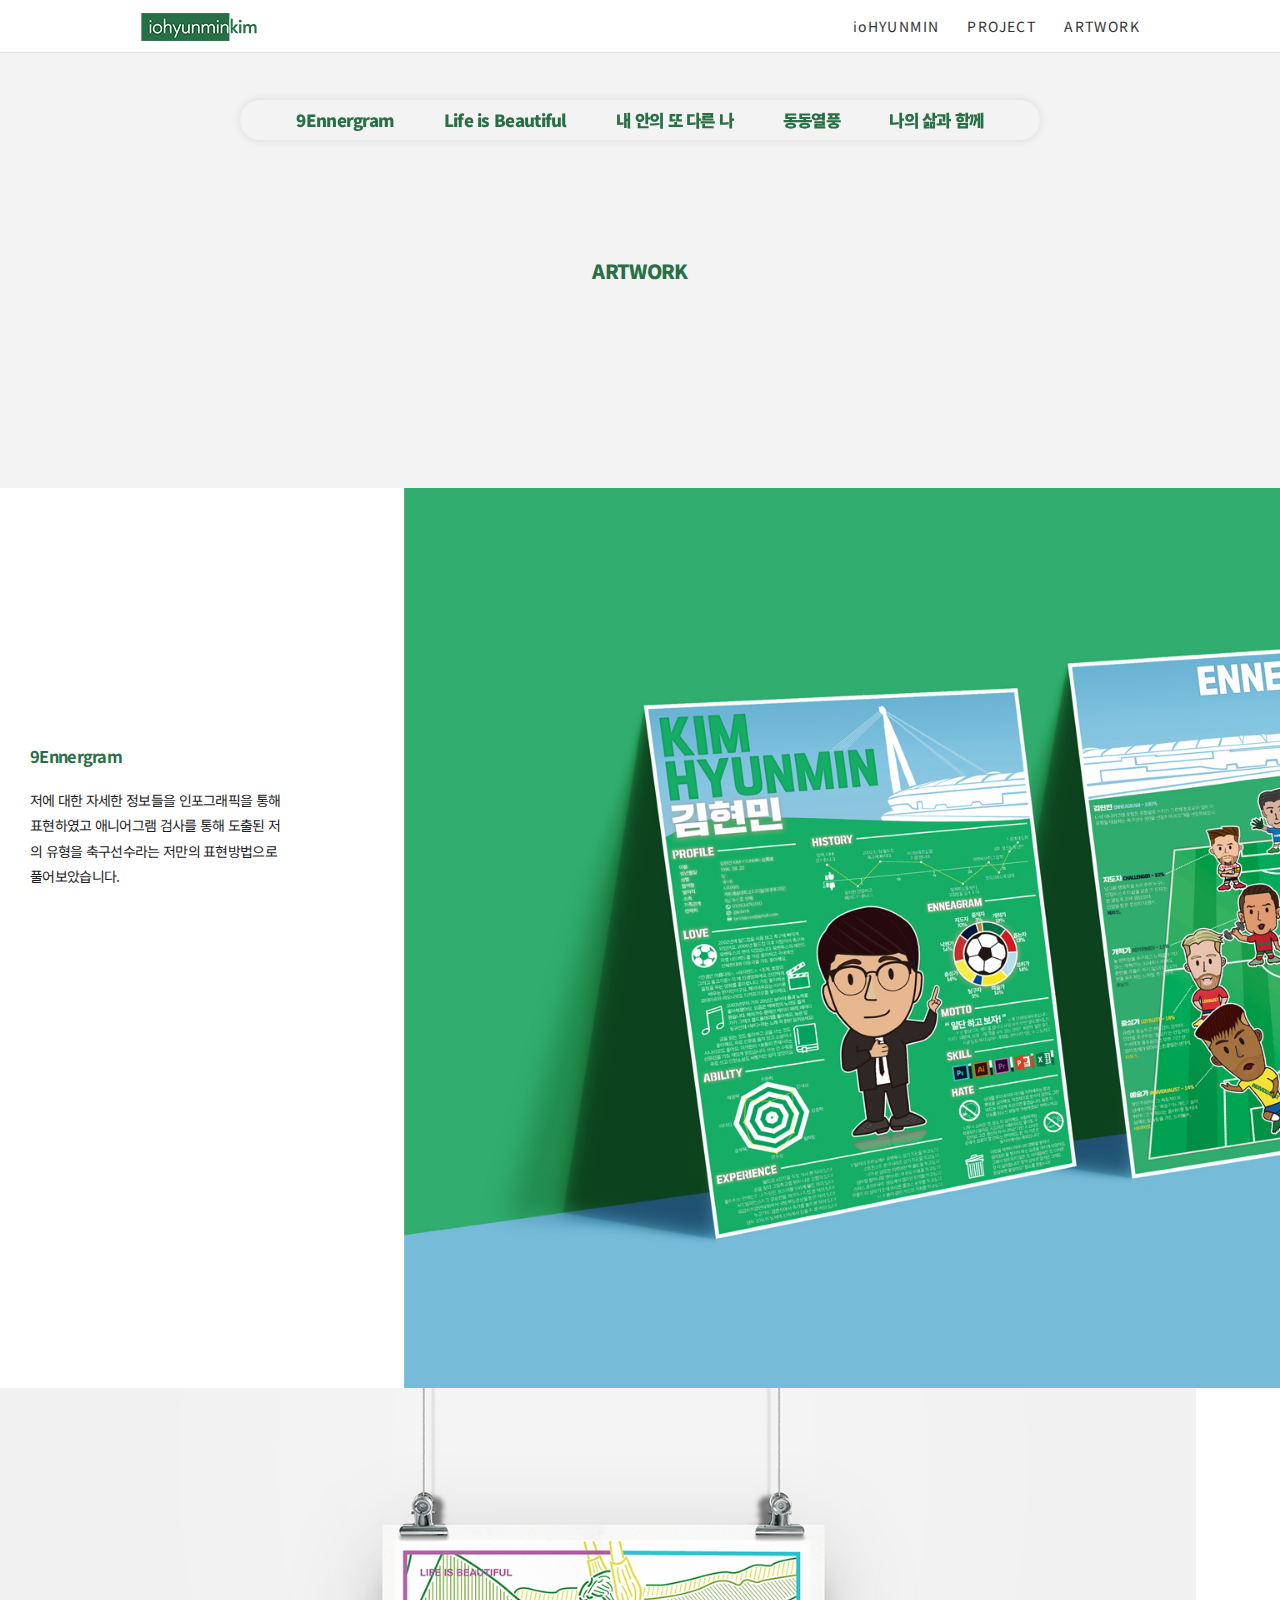
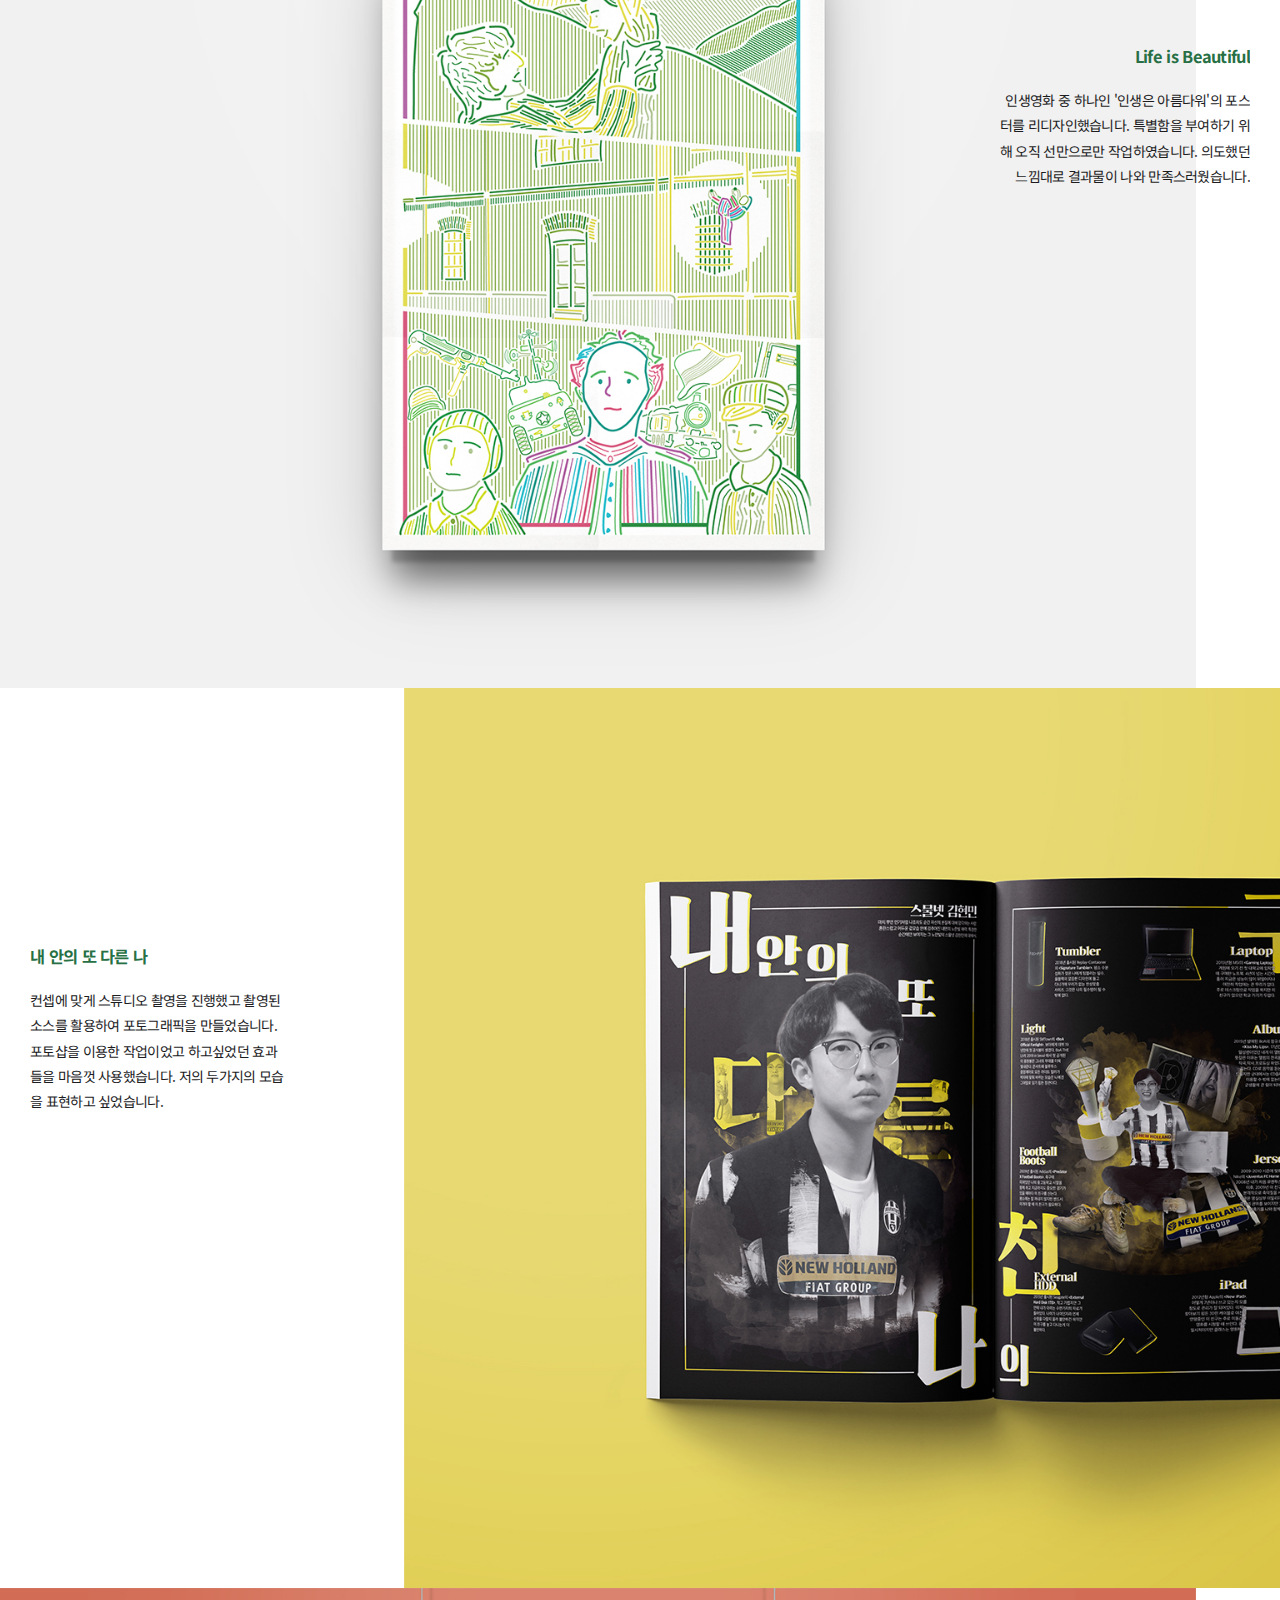
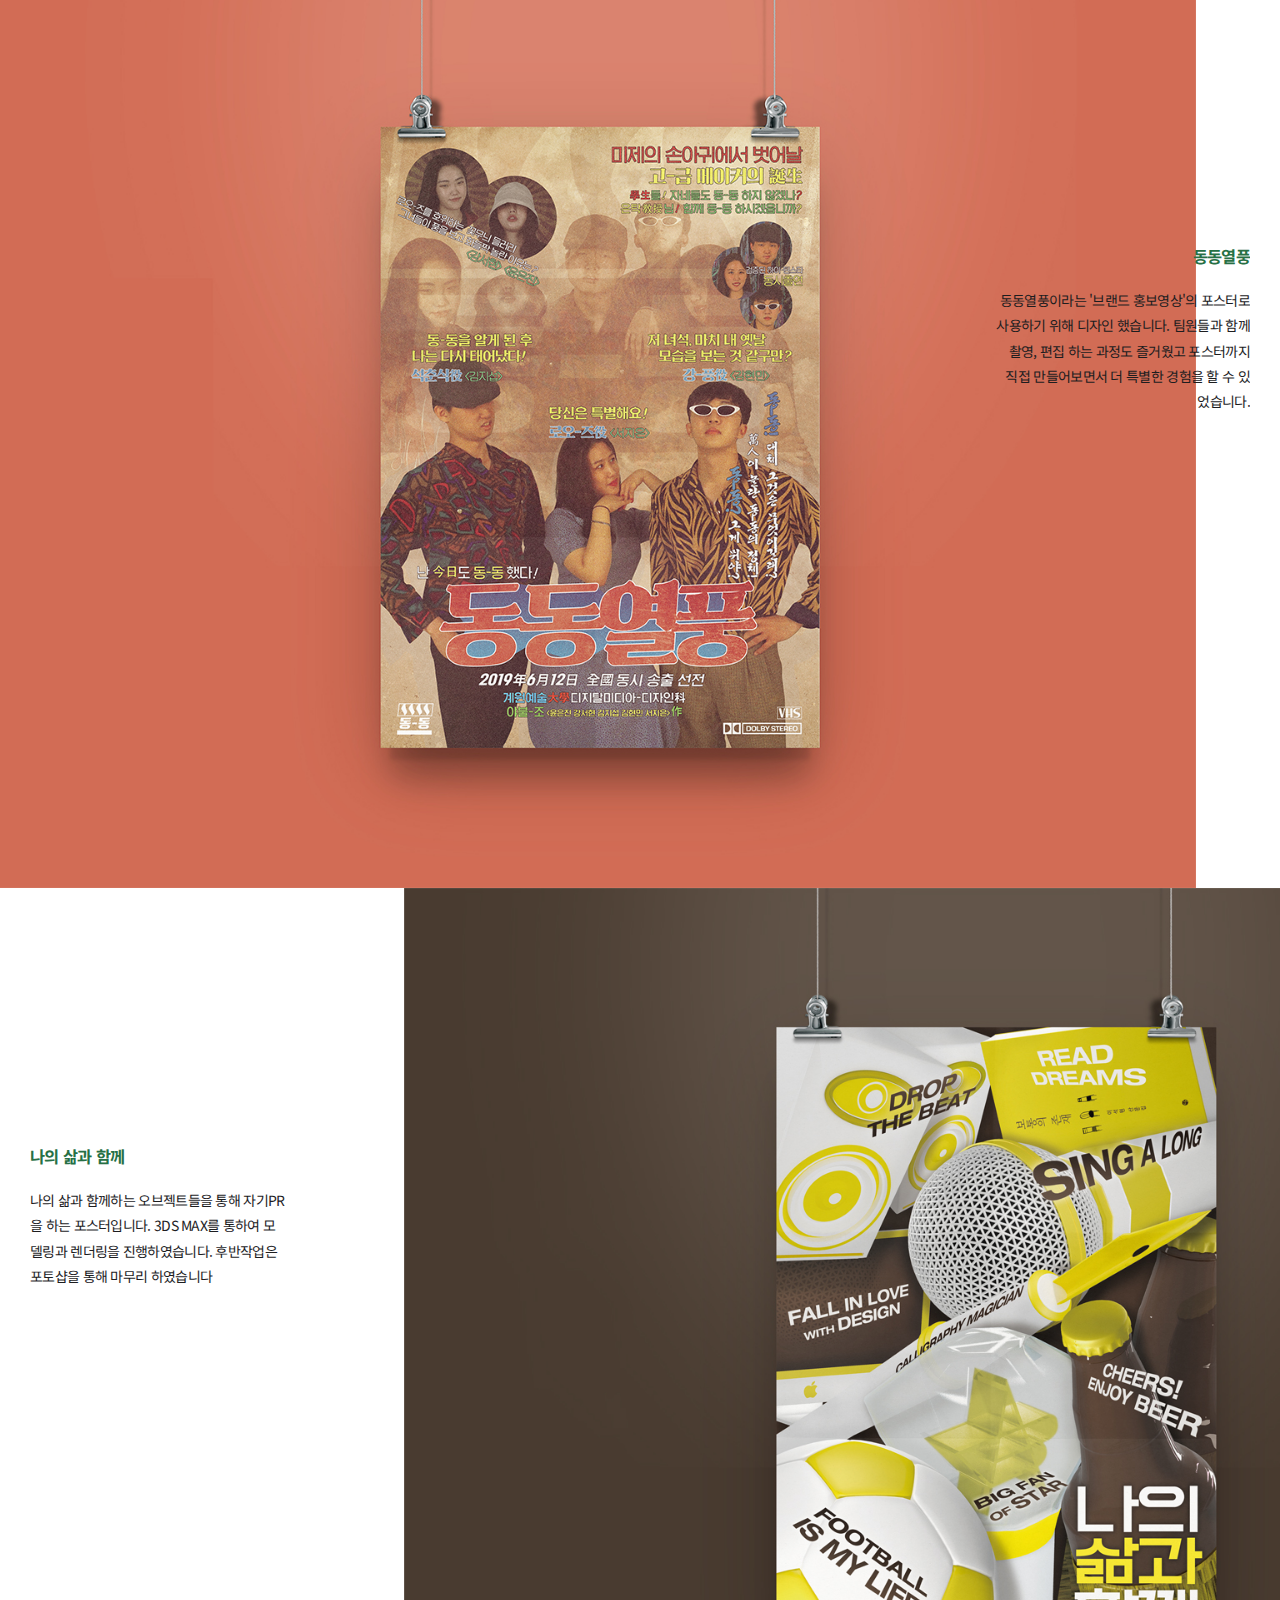
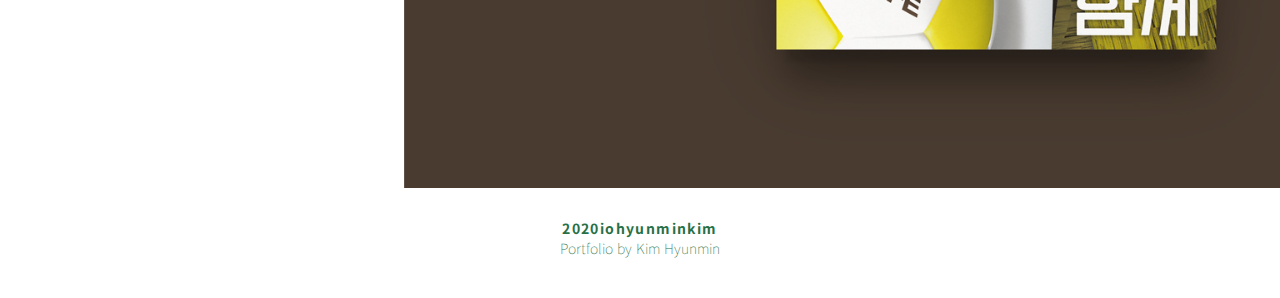
<file: artwork.html>
<!DOCTYPE html>
<html lang="KO">
<head>
    <meta charset="UTF-8">
    <meta name="viewport" content="width=device-width, initial-scale=1.0">
    <title>ARTWORK : iohyunminkim</title>
    <link href="https://fonts.googleapis.com/css2?family=Noto+Sans+KR:wght@100;400;900&display=swap" rel="stylesheet">
	<link rel="stylesheet" href="./css/style_a.css">
</head>
<body>
    <div class="container">
		<nav class="local-nav">
			<div class="local-nav-links">
                <a href="./index.html" class="iohmk-title"><img src="./images/logo_m.png" alt="MY LOGO" /></a>
                <a href="./hyunmin.html">ioHYUNMIN</a>
				<a href="./project.html">PROJECT</a>
				<a href="./artwork.html">ARTWORK</a>
			</div>
		</nav>
		<section class="section-title">
            <h2>#</h2>
            <div class="text-area">
                <p>ARTWORK</p>
            </div>
            <div class="fixed">
                <a href="#artwork1">9Ennergram</a>
                <a href="#artwork2">Life is Beautiful</a>
                <a href="#artwork3">내 안의 또 다른 나</a>
                <a href="#artwork4">동동열풍</a>
                <a href="#artwork5">나의 삶과 함께</a>
            </div>
        </section>
        <section id="artwork1">
            <h3>9Ennergram</h3>
            <p>저에 대한 자세한 정보들을 인포그래픽을 통해 표현하였고 애니어그램 검사를 통해 도출된 저의 유형을 축구선수라는 저만의 표현방법으로 풀어보았습니다.</p>
        </section>
        <section id="artwork2">
            <h3>Life is Beautiful</h3>
            <p>인생영화 중 하나인 '인생은 아름다워'의 포스터를 리디자인했습니다. 특별함을 부여하기 위해 오직 선만으로만 작업하였습니다. 의도했던 느낌대로 결과물이 나와 만족스러웠습니다.</p>
        </section>
        <section id="artwork3">
            <h3>내 안의 또 다른 나</h3>
            <p>컨셉에 맞게 스튜디오 촬영을 진행했고 촬영된 소스를 활용하여 포토그래픽을 만들었습니다. 포토샵을 이용한 작업이었고 하고싶었던 효과들을 마음껏 사용했습니다. 저의 두가지의 모습을 표현하고 싶었습니다.</p>
        </section>
        <section id="artwork4">
            <h3>동동열풍</h3>
            <p>동동열풍이라는 '브랜드 홍보영상'의 포스터로 사용하기 위해 디자인 했습니다. 팀원들과 함께 촬영, 편집 하는 과정도 즐거웠고 포스터까지 직접 만들어보면서 더 특별한 경험을 할 수 있었습니다.</p>
        </section>
        <section id="artwork5">
            <h3>나의 삶과 함께</h3>
            <p>나의 삶과 함께하는 오브젝트들을 통해 자기PR을 하는 포스터입니다. 3DS MAX를 통하여 모델링과 렌더링을 진행하였습니다. 후반작업은 포토샵을 통해 마무리 하였습니다</p>
        </section>
        <footer class="footer">
			2020iohyunminkim<br>
			<span>Portfolio by Kim Hyunmin</span>
        </footer>
    </div>
</body>
</html>
</file>
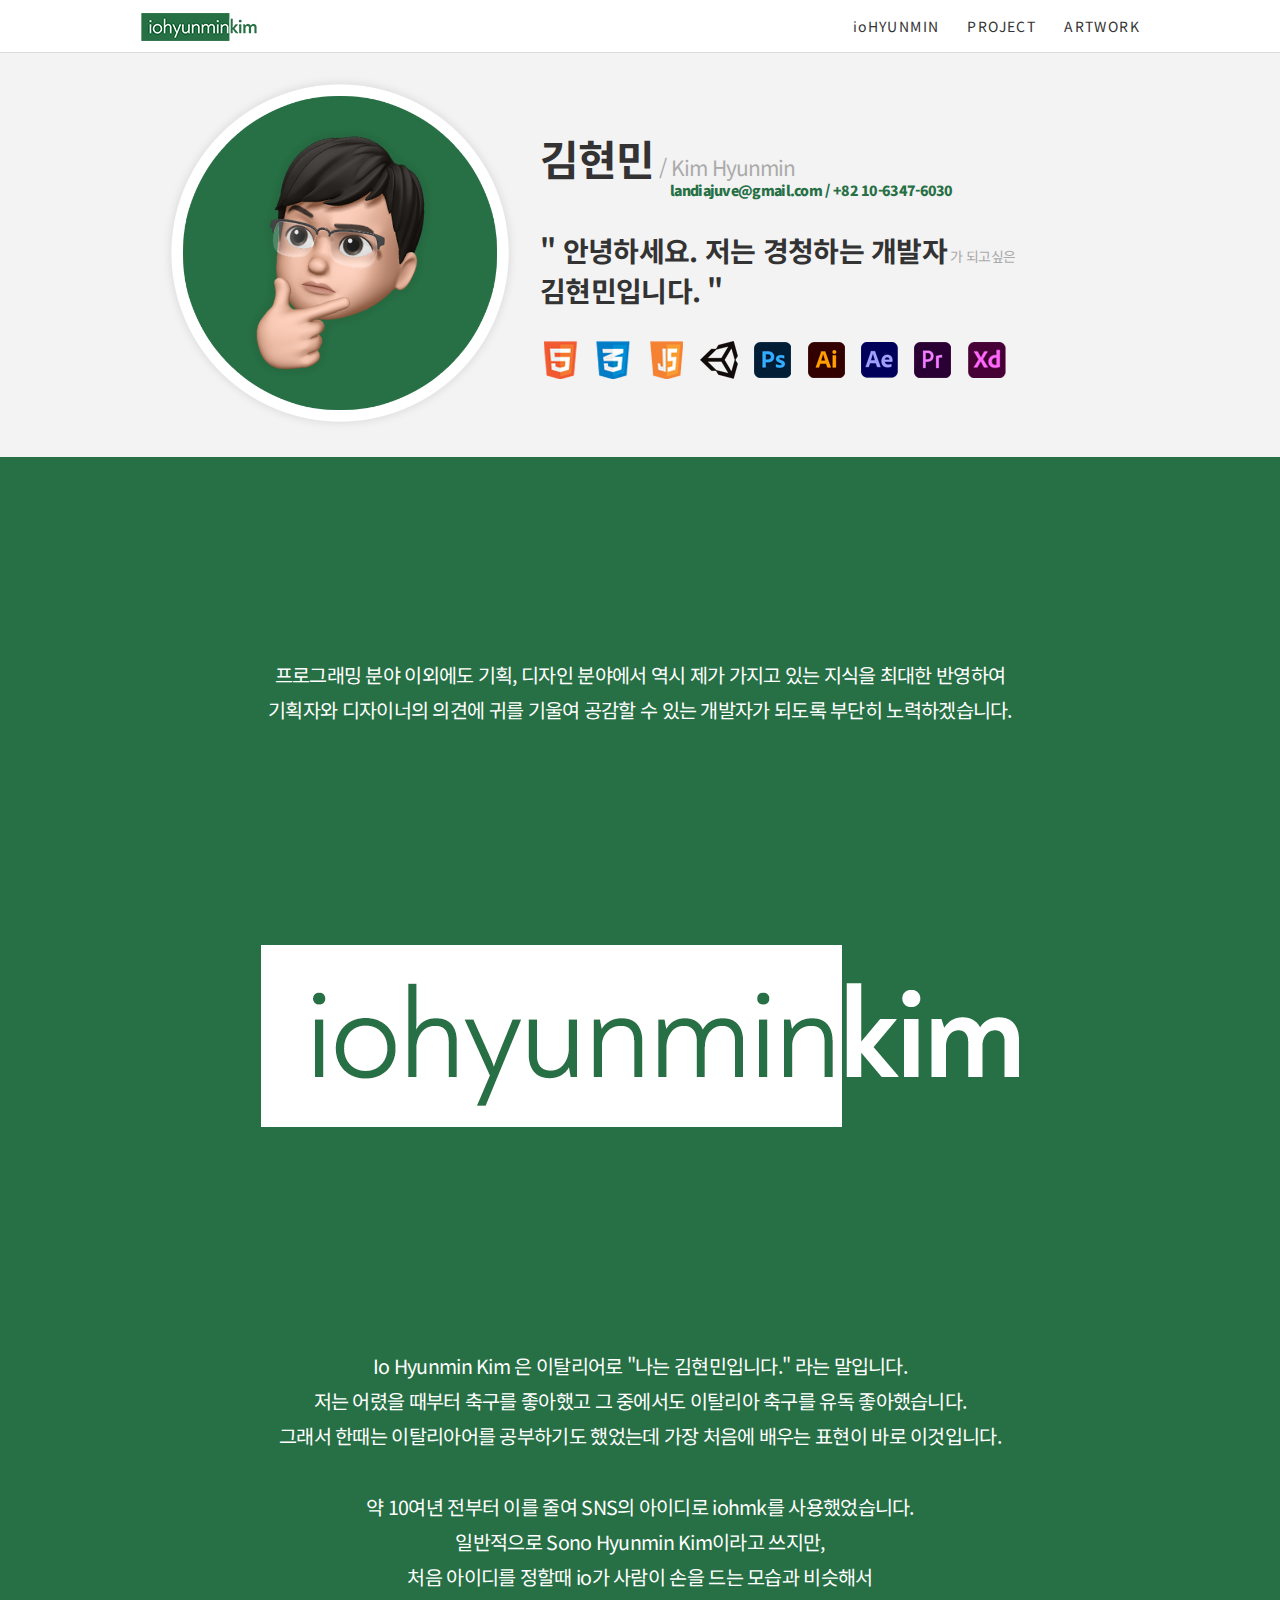
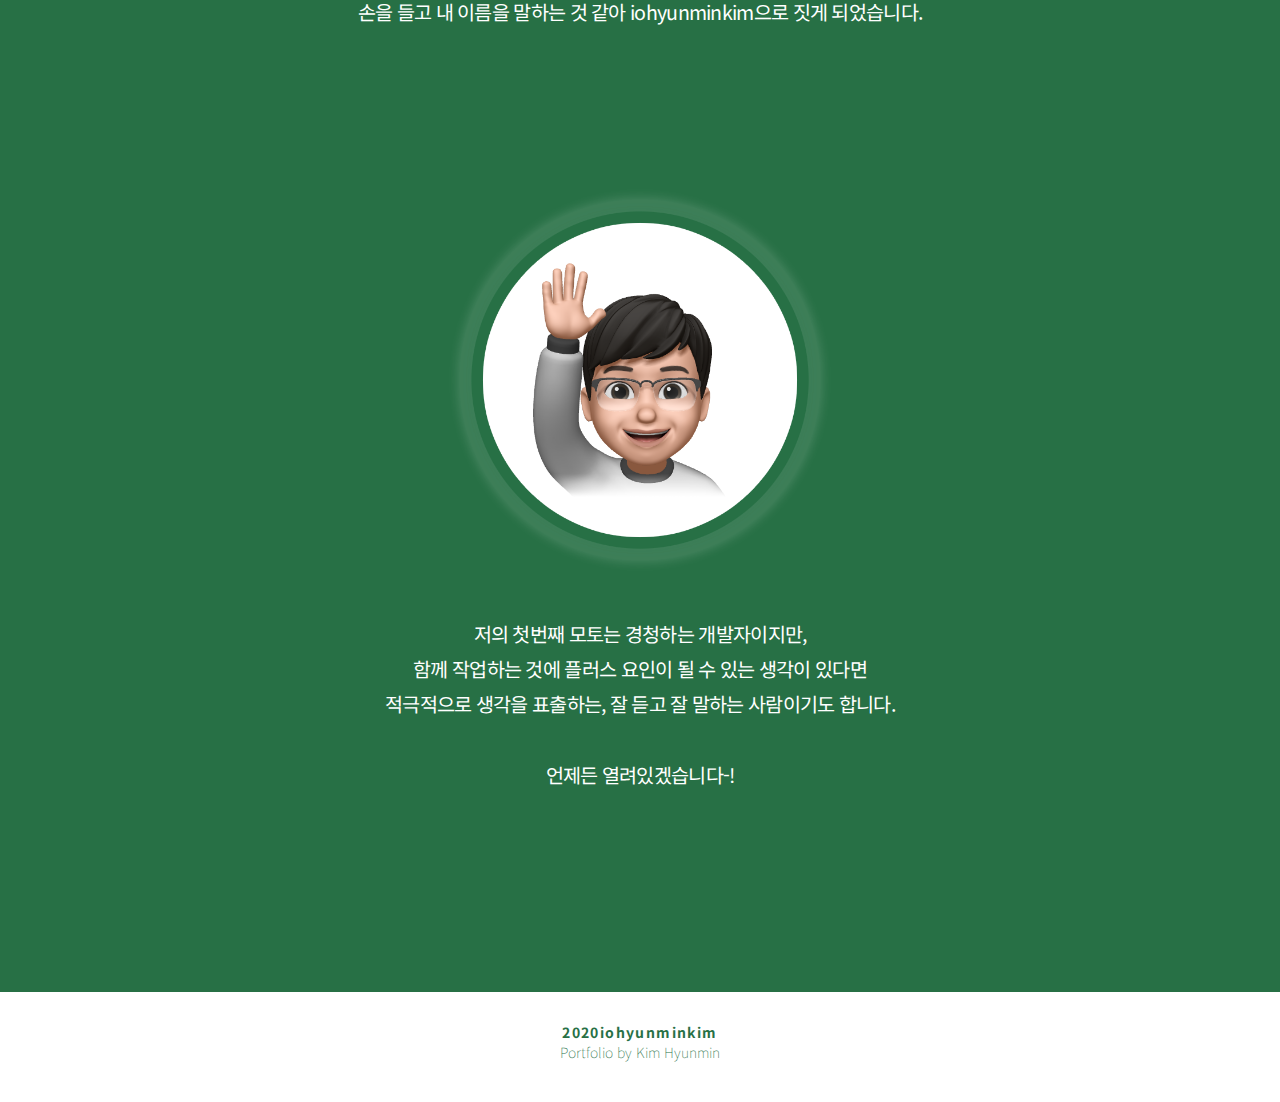
<file: hyunmin.html>
<!DOCTYPE html>
<html lang="KO">
<head>
    <meta charset="UTF-8">
    <meta name="viewport" content="width=device-width, initial-scale=1.0">
    <title>ioHYUNMIN : iohyunminkim</title>
    <link href="https://fonts.googleapis.com/css2?family=Noto+Sans+KR:wght@100;400;900&display=swap" rel="stylesheet">
	<link rel="stylesheet" href="./css/style_h.css">
</head>
<body>
    <div class="container">
		<nav class="local-nav">
			<div class="local-nav-links">
                <a href="./index.html" class="iohmk-title"><img src="./images/logo_m.png" alt="MY LOGO" /></a>
                <a href="./hyunmin.html">ioHYUNMIN</a>
				<a href="./project.html">PROJECT</a>
				<a href="./artwork.html">ARTWORK</a>
			</div>
		</nav>
		<section class="section-profile">
            <div class="profile">
                <div class="profile-img"><img src="./images/profile.png" width="400" alt="PROFILE"></div>
                <div class="profile-text">
                    <h2>김현민<span> / Kim Hyunmin</span></h2>
                    <div class="sns">
                        <a href="https://www.instagram.com/iohmk/" target="_blank"><p>landiajuve@gmail.com / +82 10-6347-6030</p></a>
                    </div>
                    <h5>" 안녕하세요. 저는 경청하는 개발자<span> 가 되고싶은</span><br>김현민입니다. "</h5>
                    <div class="skills">
                        <img src="./images/html.png" alt="html">
                        <img src="./images/css.png" alt="css">
                        <img src="./images/js.png" alt="js">
                        <img src="./images/unity.png" alt="unity">
                        <img src="./images/ps.png" alt="ps">
                        <img src="./images/ai.png" alt="ai">
                        <img src="./images/ae.png" alt="ae">
                        <img src="./images/pr.png" alt="pr">
                        <img src="./images/xd.png" alt="xd">
                    </div>
                </div>
            </div>
        </section>
        <section class="section-iohmk">
            <h6>#</h6>
            <div class="text-area">
                <p>프로그래밍 분야 이외에도 기획, 디자인 분야에서 역시 제가 가지고 있는 지식을 최대한 반영하여<br>기획자와 디자이너의 의견에 귀를 기울여 공감할 수 있는 개발자가 되도록 부단히 노력하겠습니다.</p>
            </div>
            <div class="image-area"><img src="./images/logowhite.png" alt="LOGOWHITE"></div>
            <div class="disc-area">
                <p>Io Hyunmin Kim 은 이탈리어로 "나는 김현민입니다." 라는 말입니다.<br>저는 어렸을 때부터 축구를 좋아했고 그 중에서도 이탈리아 축구를 유독 좋아했습니다.<br>그래서 한때는 이탈리아어를 공부하기도 했었는데 가장 처음에 배우는 표현이 바로 이것입니다.<br><br>약 10여년 전부터 이를 줄여 SNS의 아이디로 iohmk를 사용했었습니다.<br>일반적으로 Sono Hyunmin Kim이라고 쓰지만,<br>처음 아이디를 정할때 io가 사람이 손을 드는 모습과 비슷해서<br>손을 들고 내 이름을 말하는 것 같아 iohyunminkim으로 짓게 되었습니다.</p>
                <img src="./images/profile2.png" width="400" alt="PROFILE2">
                <p>저의 첫번째 모토는 경청하는 개발자이지만,<br>함께 작업하는 것에 플러스 요인이 될 수 있는 생각이 있다면<br>적극적으로 생각을 표출하는, 잘 듣고 잘 말하는 사람이기도 합니다.<br><br>언제든 열려있겠습니다-!</p>
            </div>
        </section>
        <footer class="footer">
			2020iohyunminkim<br>
			<span>Portfolio by Kim Hyunmin</span>
        </footer>
    </div>
</body>
</html>
</file>
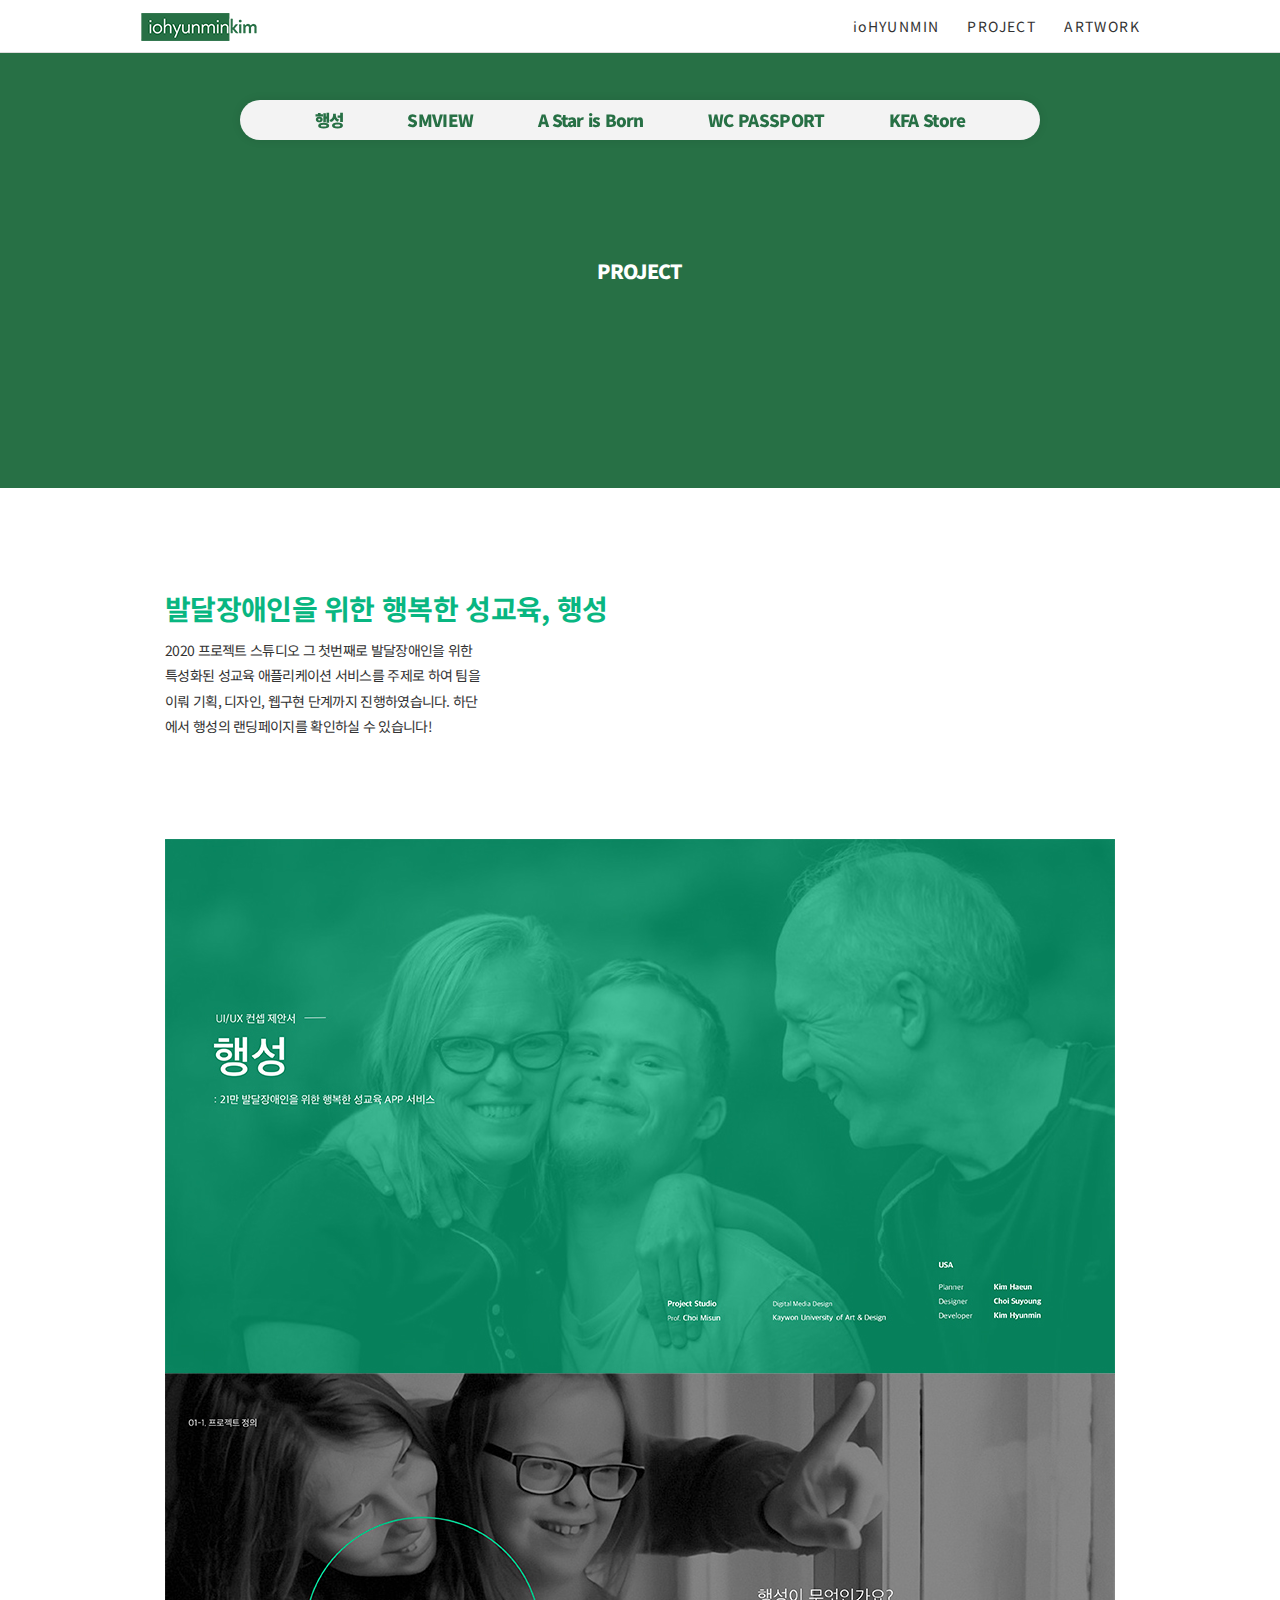
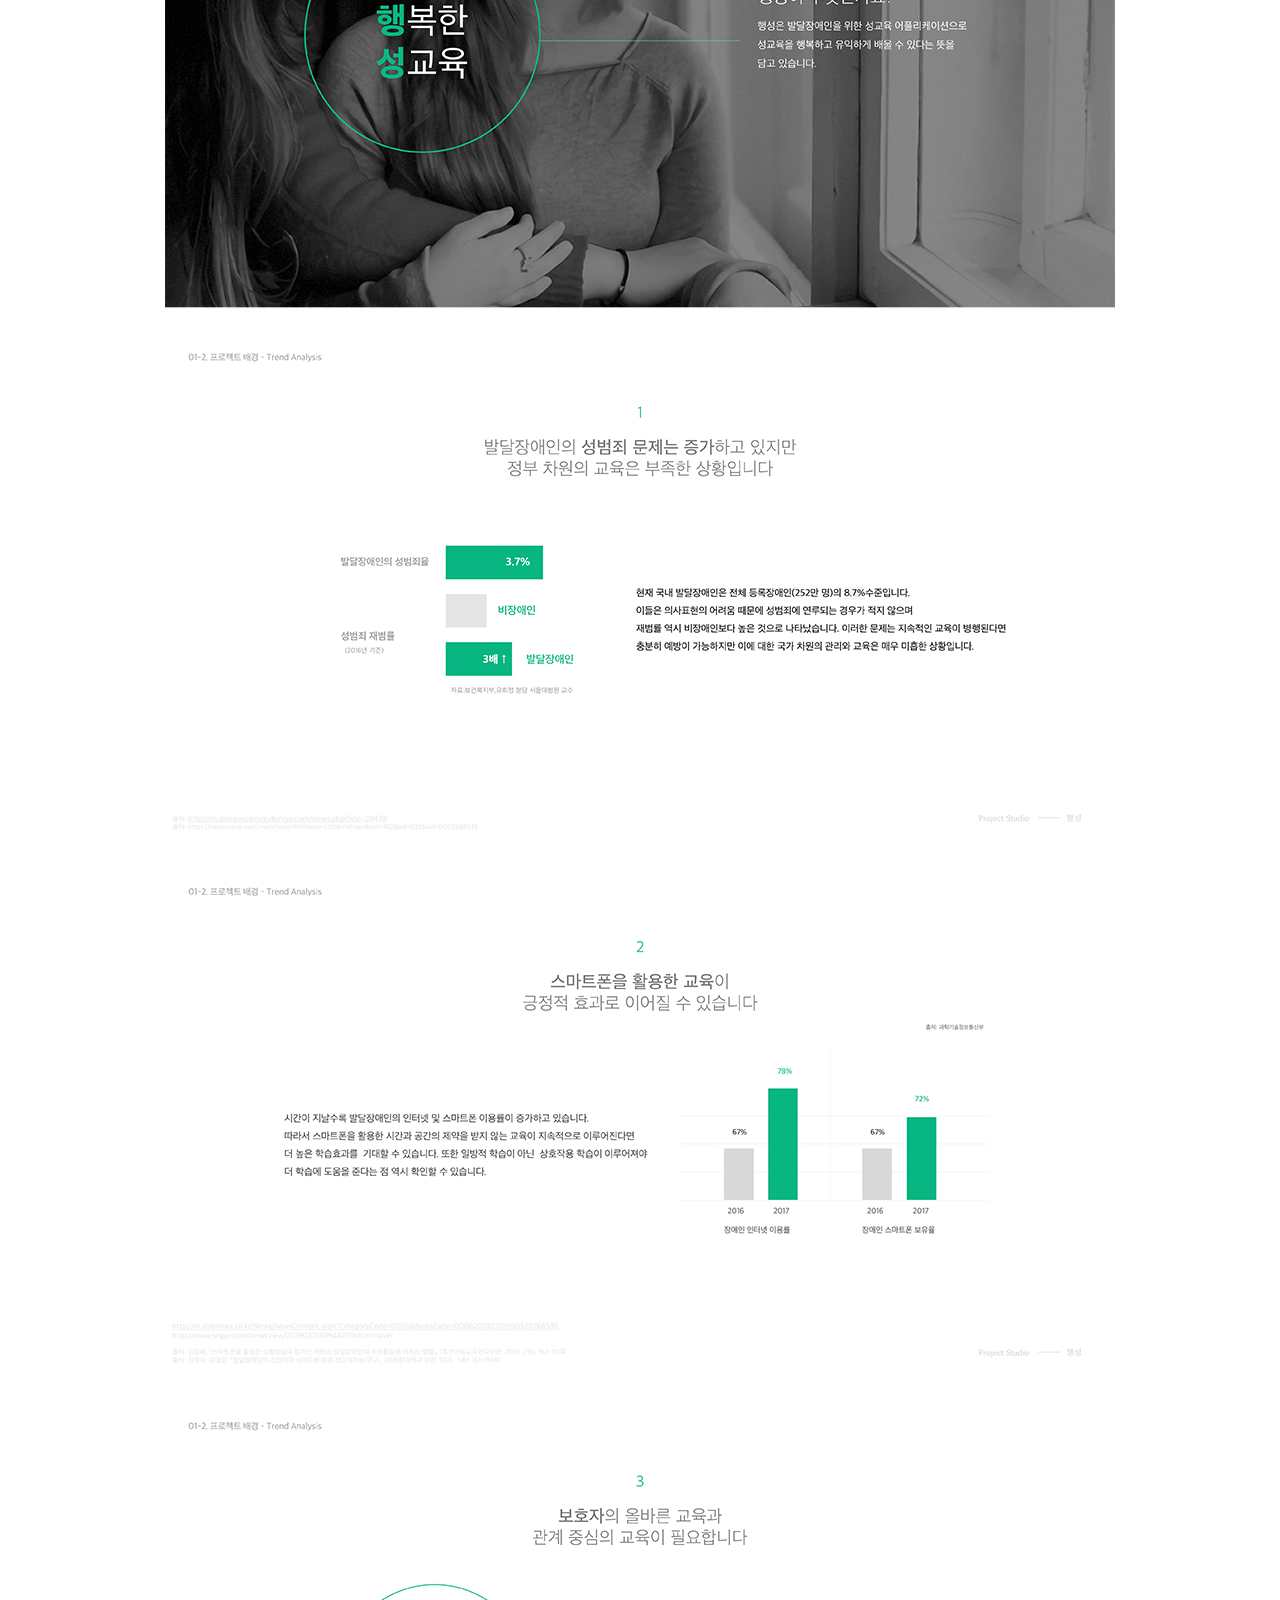
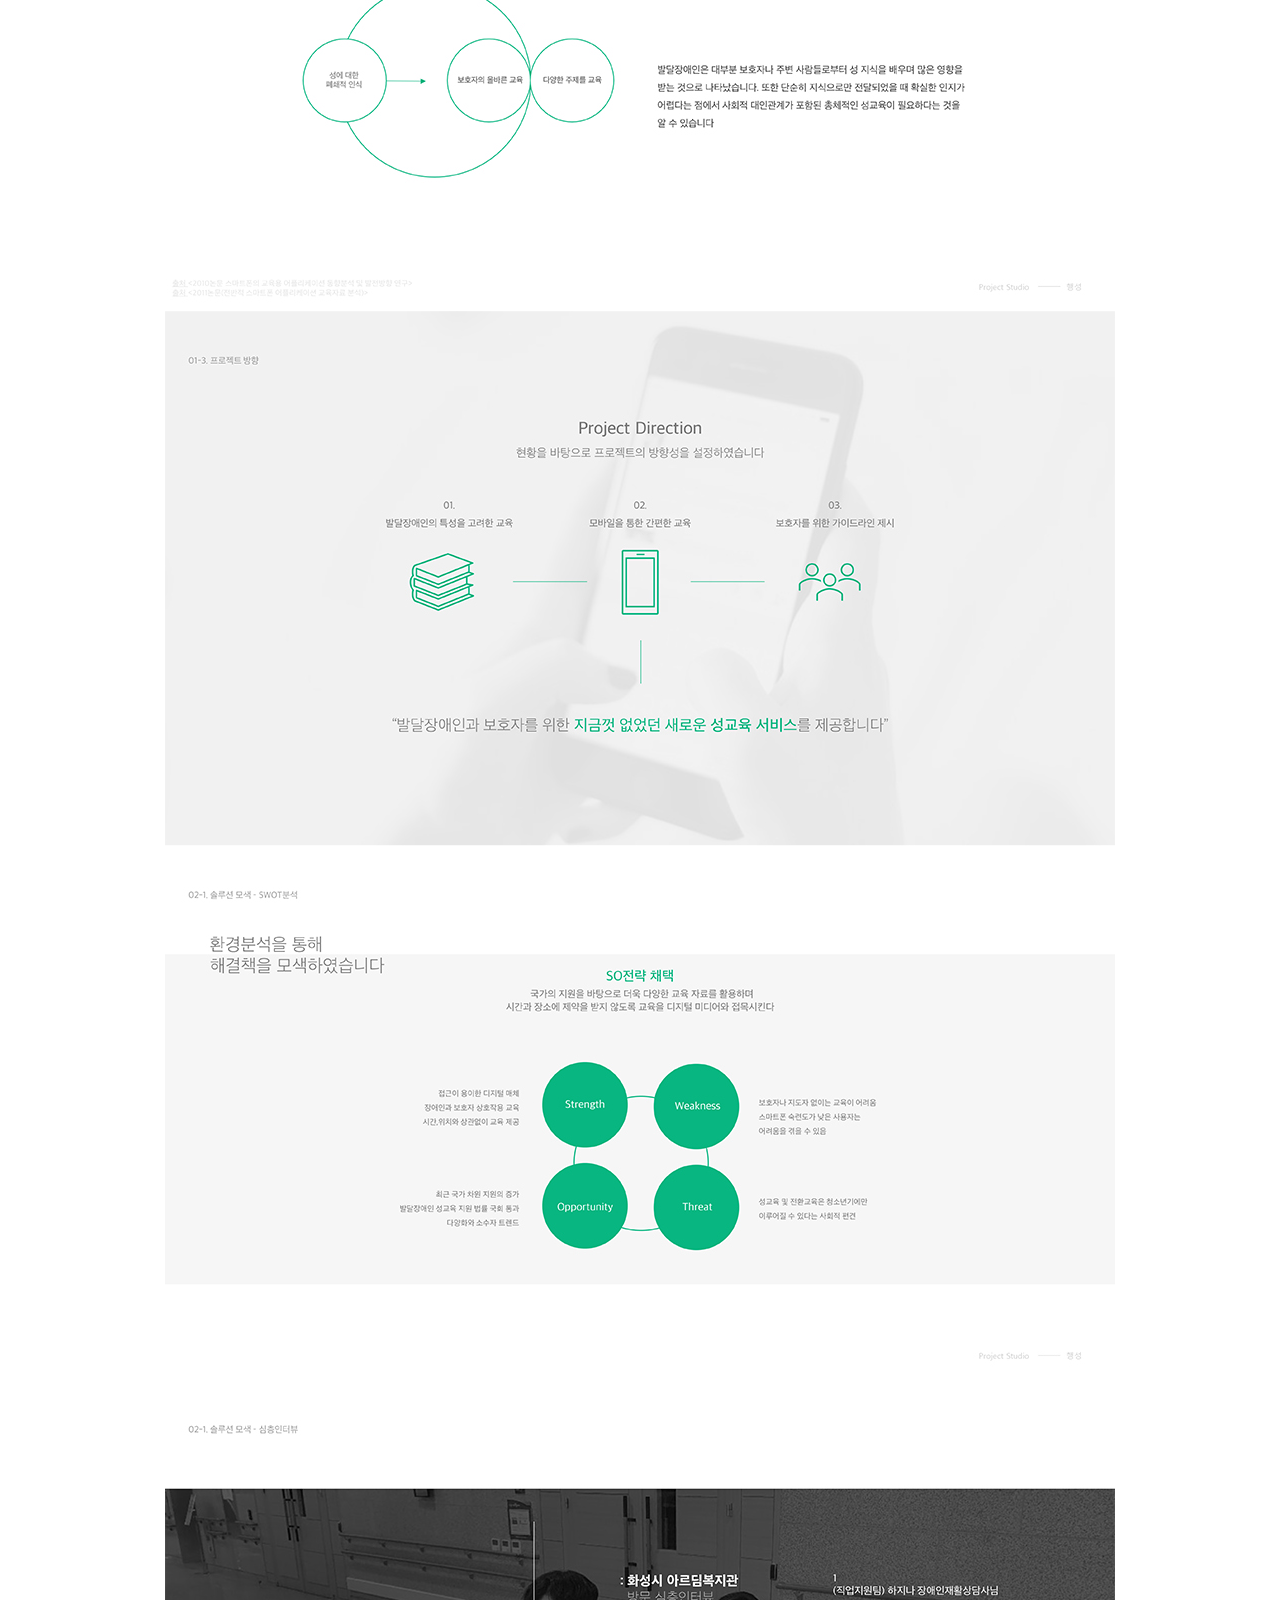
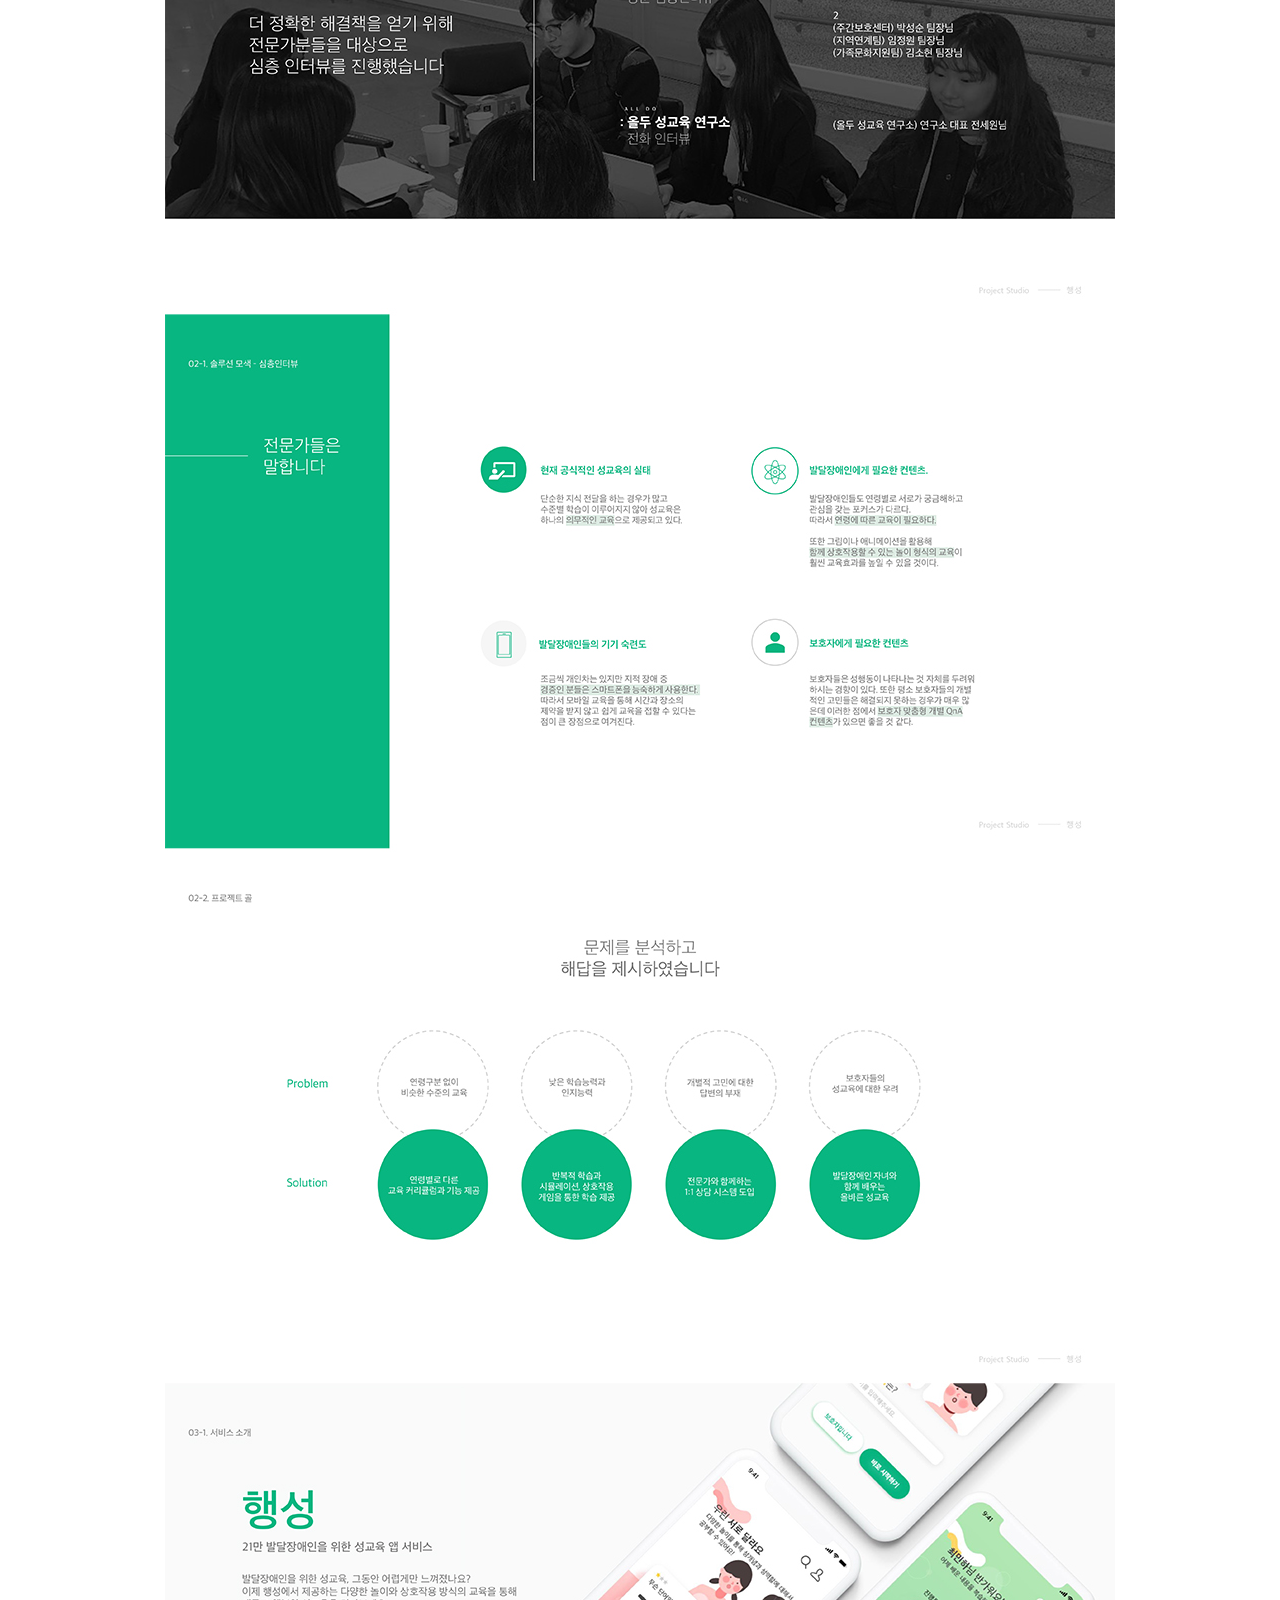
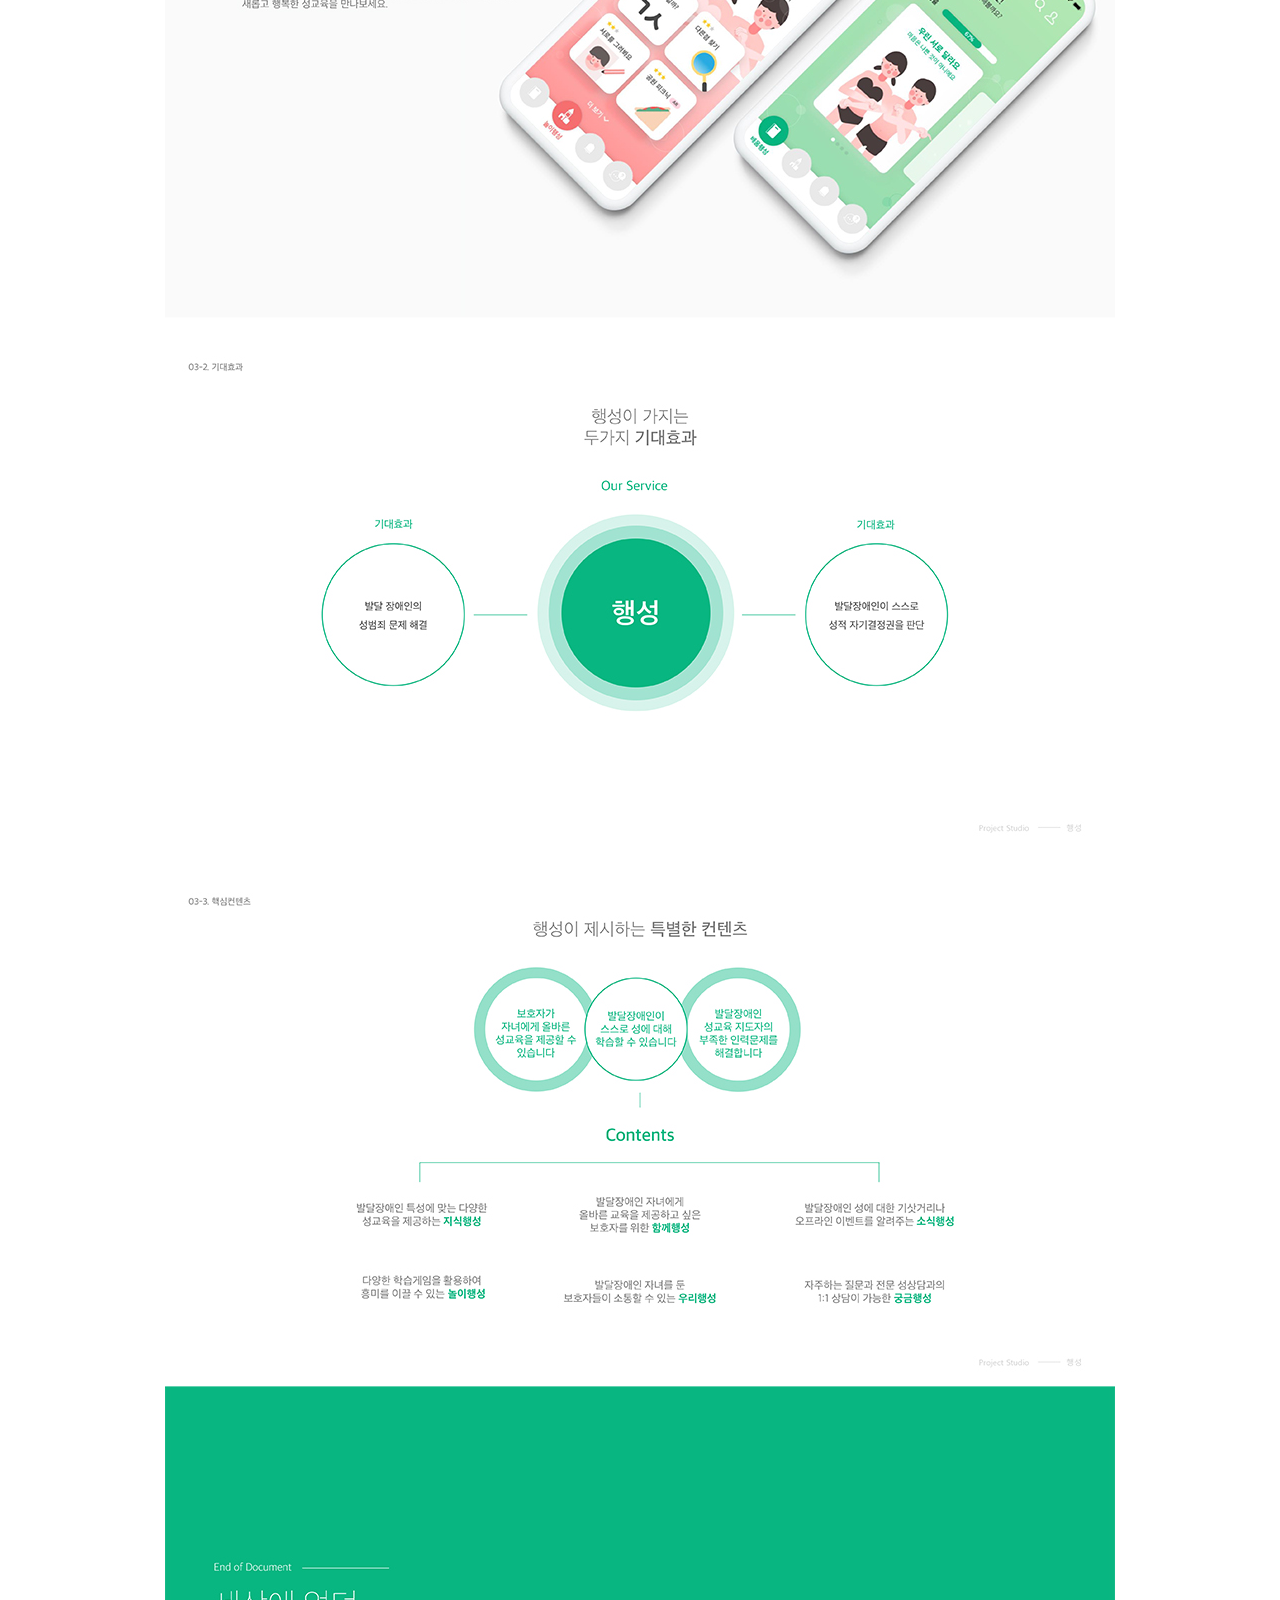
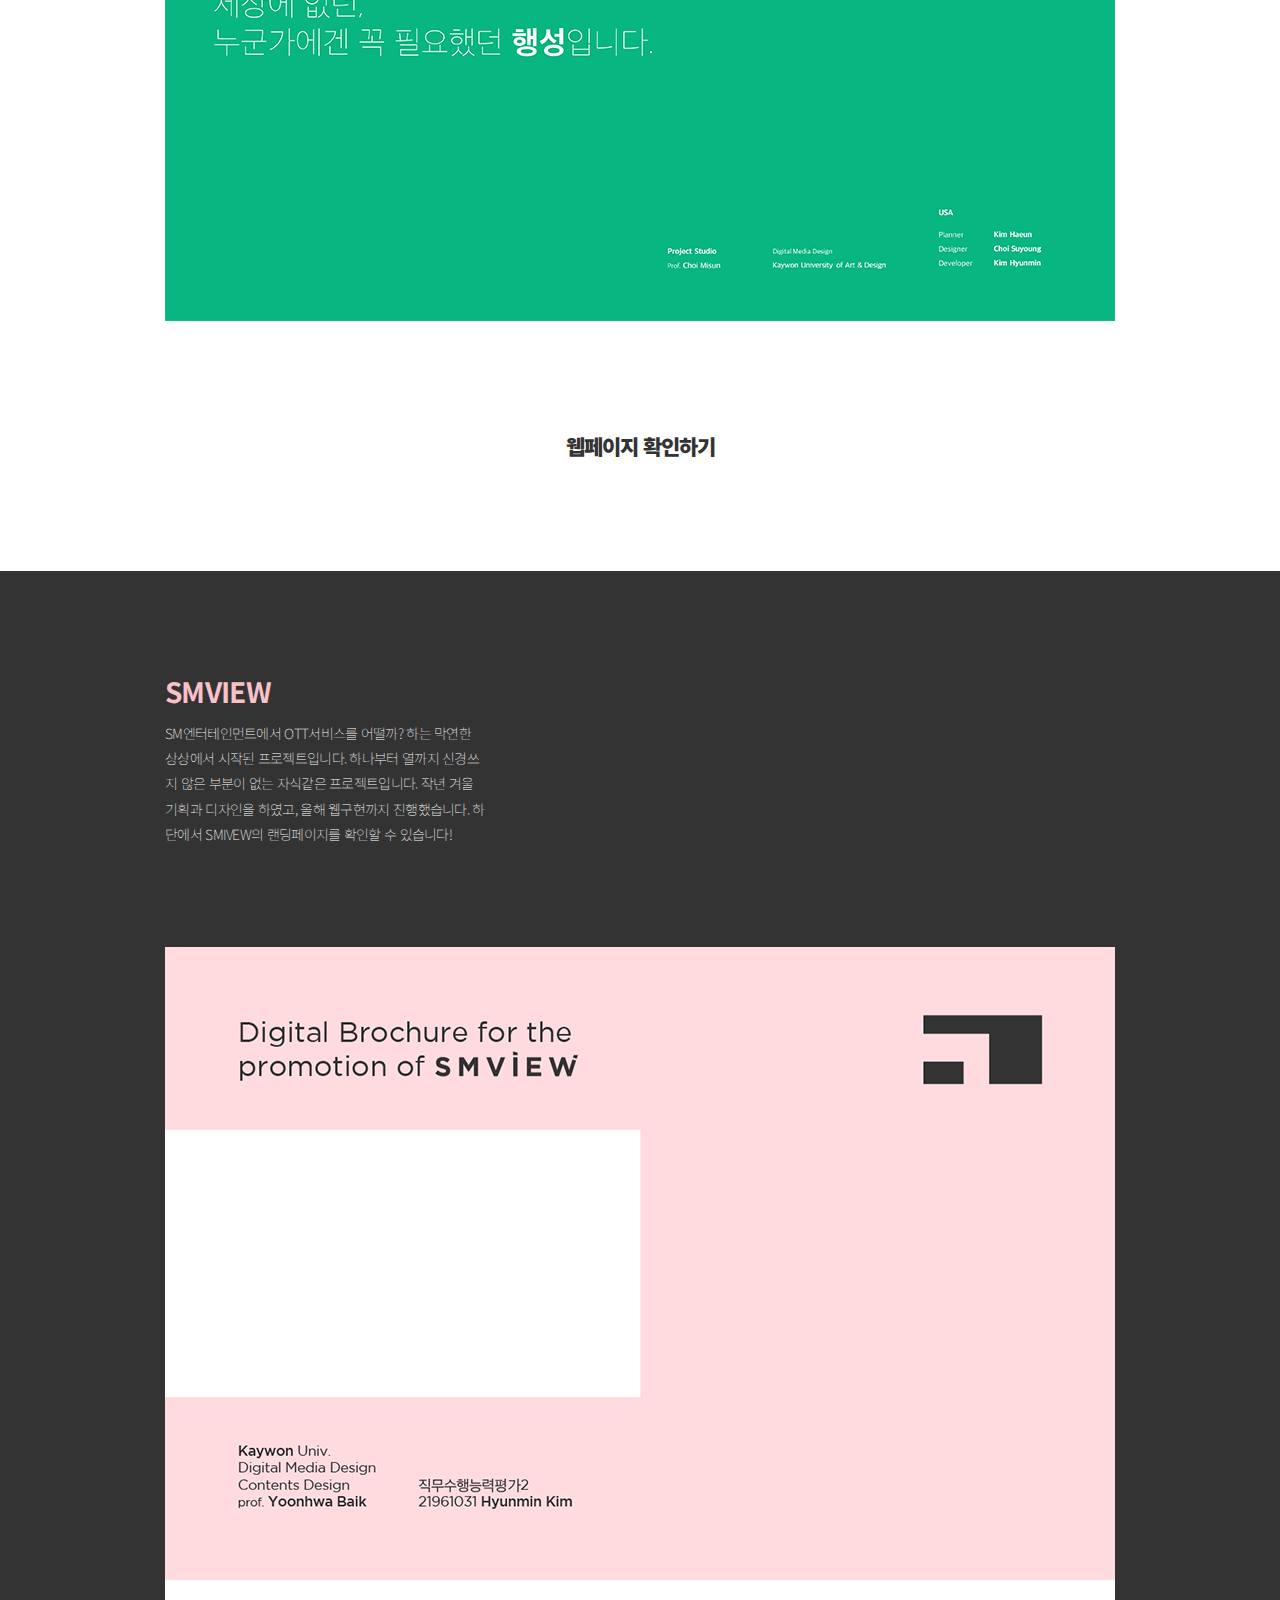
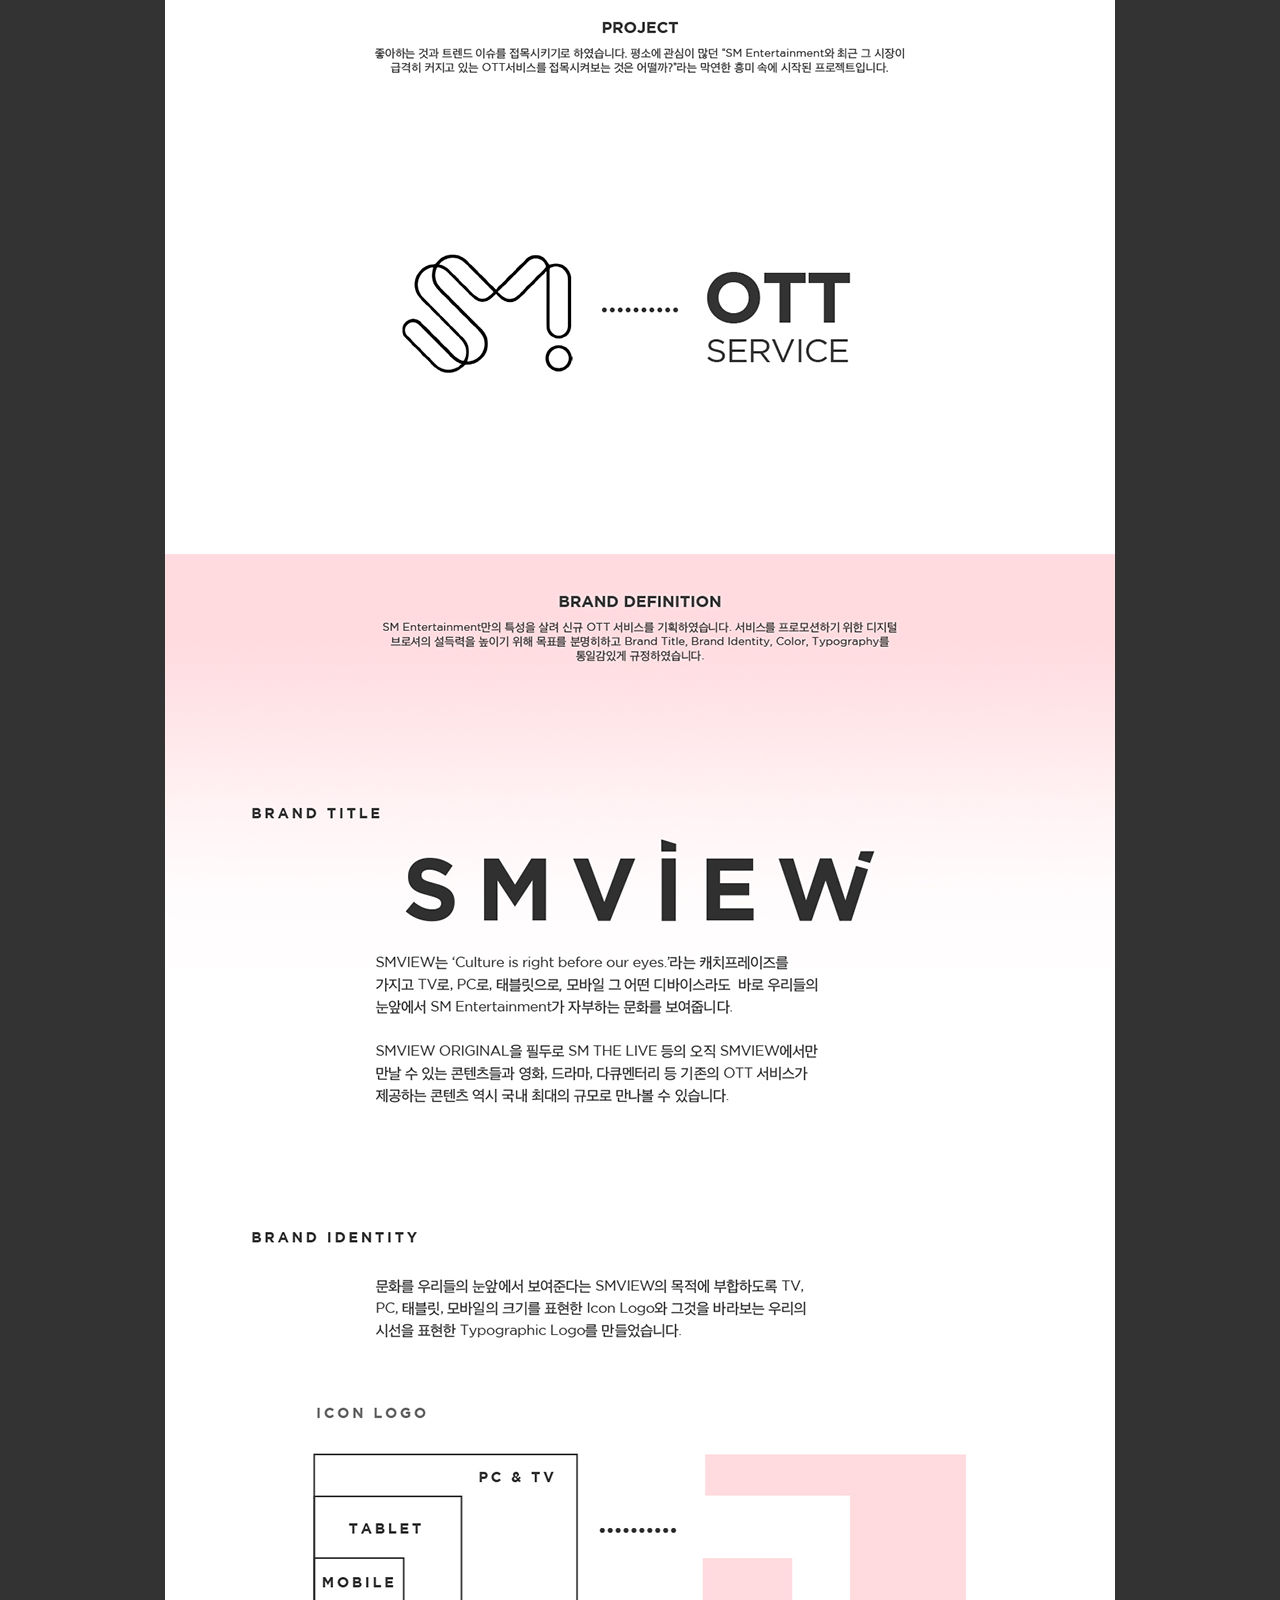
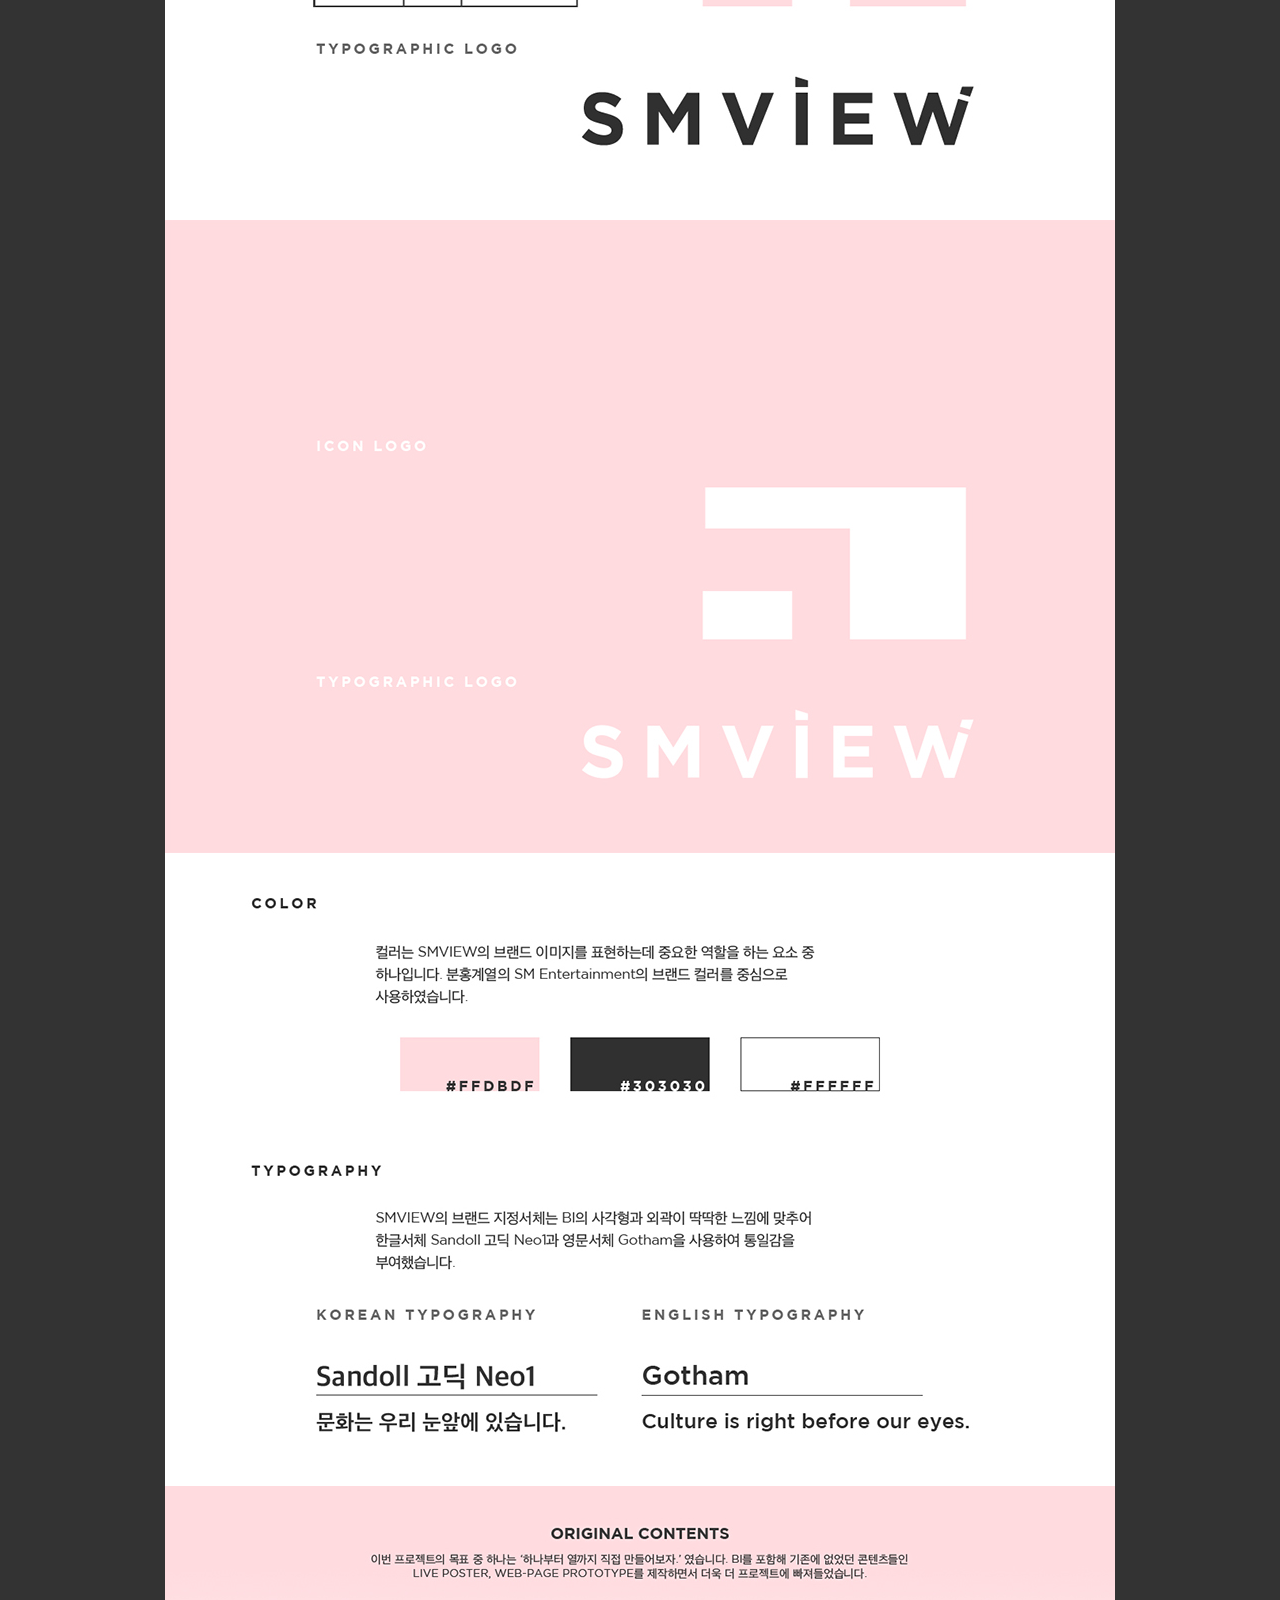
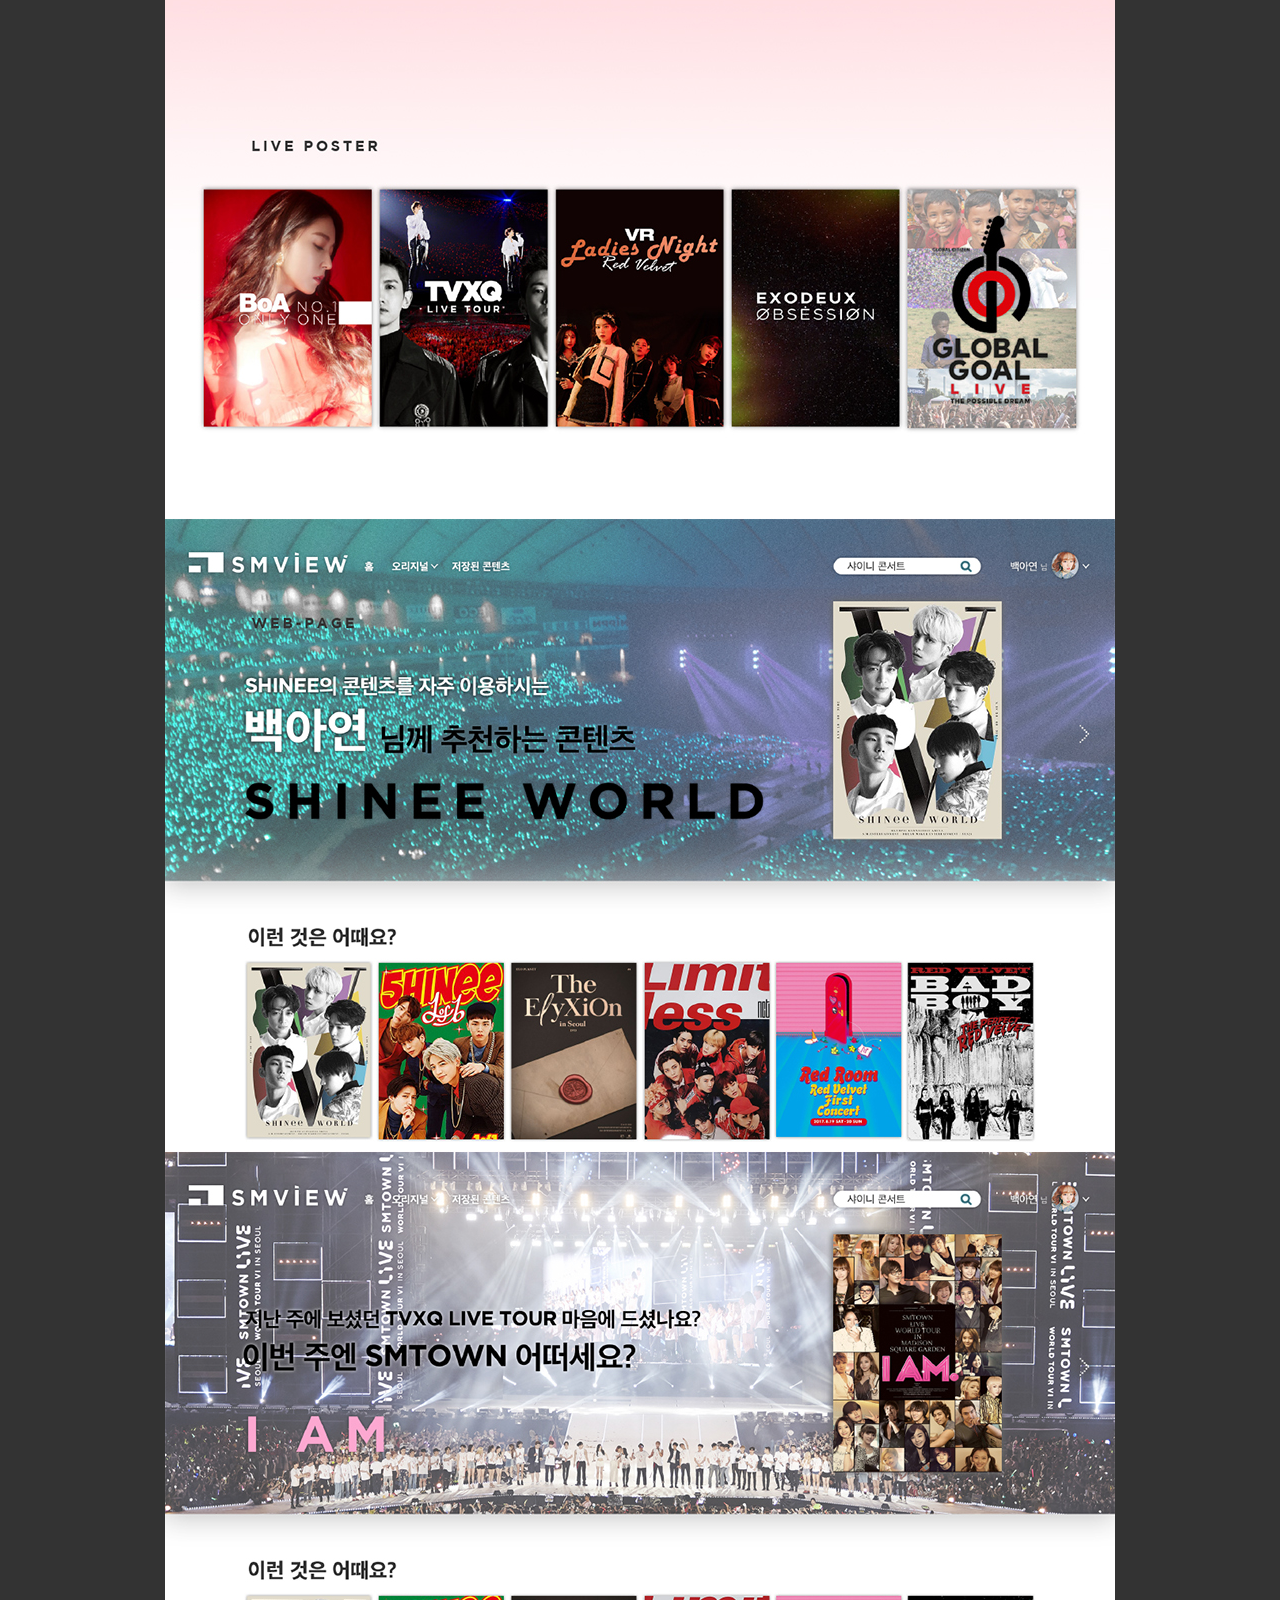
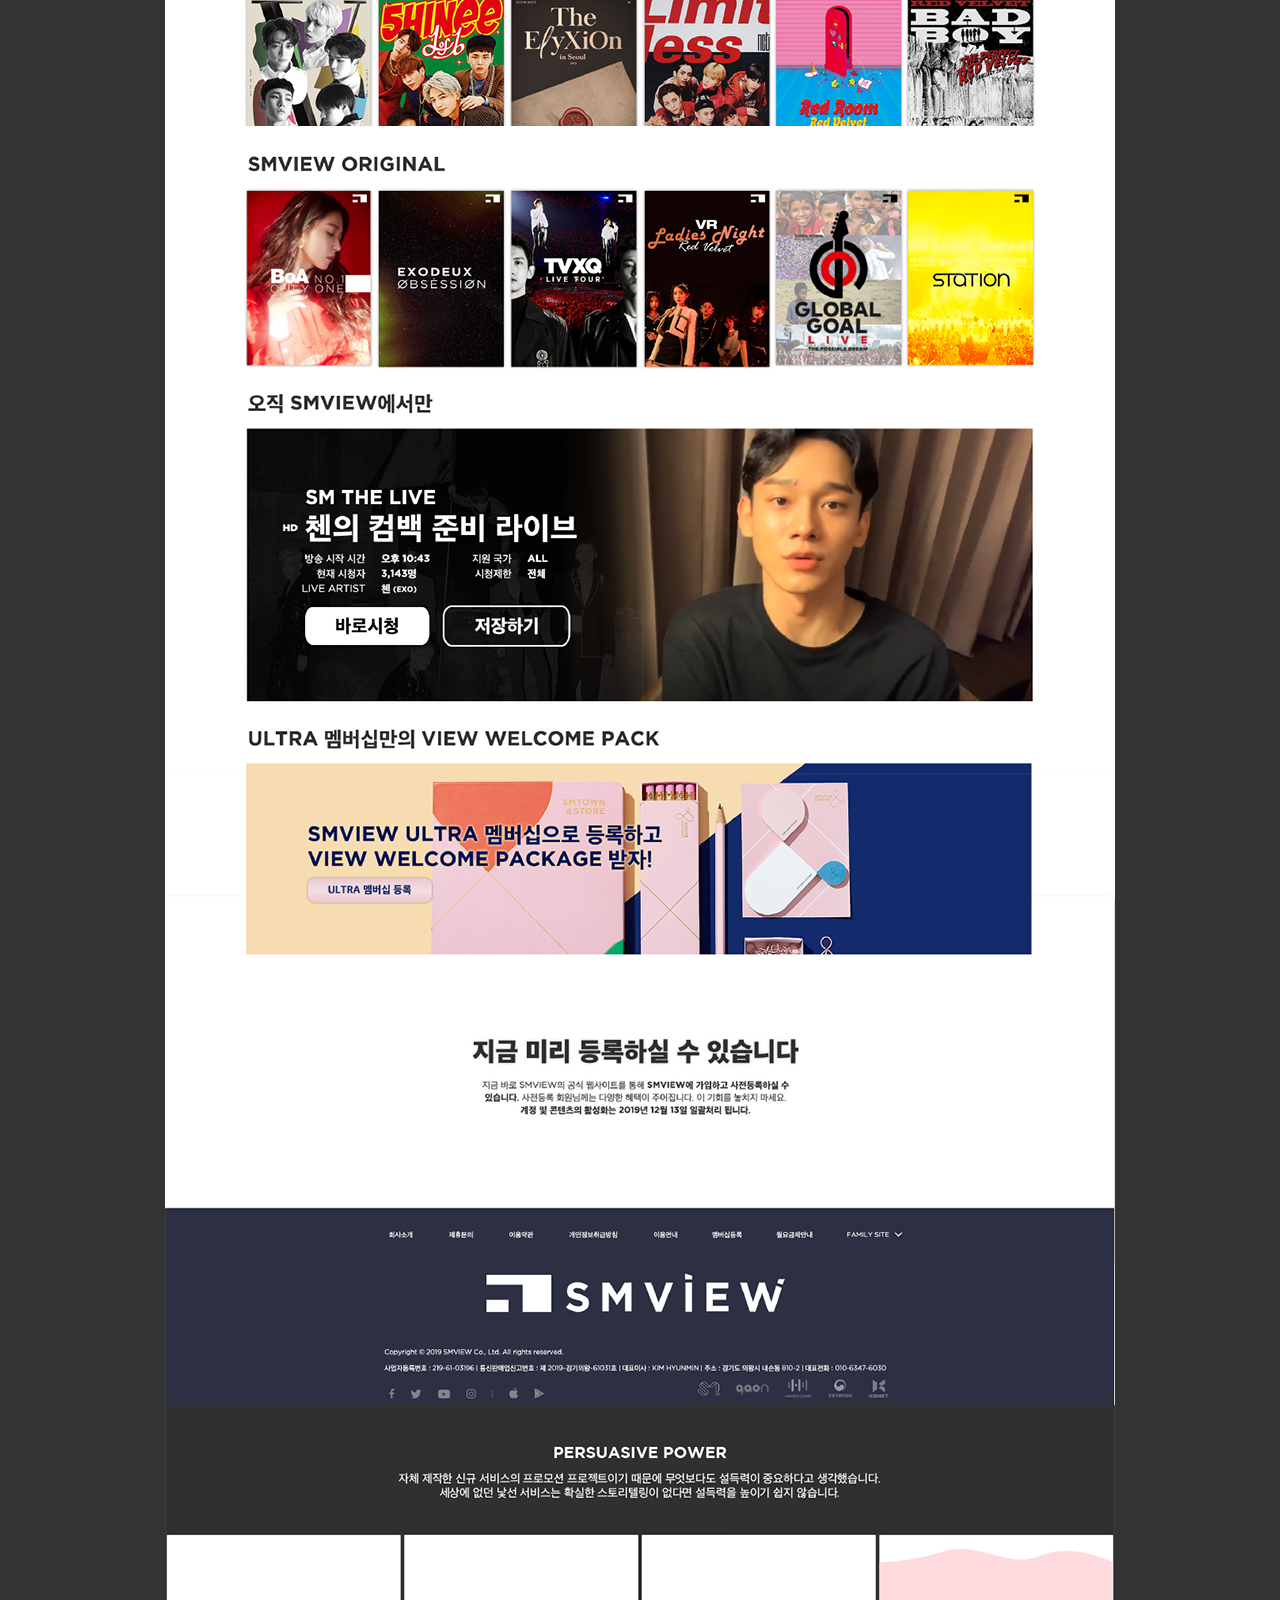
<file: project.html>
<!DOCTYPE html>
<html lang="KO">
<head>
    <meta charset="UTF-8">
    <meta name="viewport" content="width=device-width, initial-scale=1.0">
    <title>PROJECT : iohyunminkim</title>
    <link href="https://fonts.googleapis.com/css2?family=Noto+Sans+KR:wght@100;400;900&display=swap" rel="stylesheet">
	<link rel="stylesheet" href="./css/style_p.css">
</head>
<body>
    <div class="container">
		<nav class="local-nav">
			<div class="local-nav-links">
                <a href="./index.html" class="iohmk-title"><img src="./images/logo_m.png" alt="MY LOGO" /></a>
                <a href="./hyunmin.html">ioHYUNMIN</a>
				<a href="./project.html">PROJECT</a>
				<a href="./artwork.html">ARTWORK</a>
			</div>
		</nav>
		<section class="section-title">
            <h2>#</h2>
            <div class="text-area">
                <p>PROJECT</p>
            </div>
            <div class="fixed">
                <a href="#project1">행성</a>
                <a href="#project2">SMVIEW</a>
                <a href="#project3">A Star is Born</a>
                <a href="#project4">WC PASSPORT</a>
                <a href="#project5">KFA Store</a>
            </div>
        </section>
        <section id="project1">
            <div class="project1">
                <h3>발달장애인을 위한 행복한 성교육, 행성</h3>
                <p>2020 프로젝트 스튜디오 그 첫번째로 발달장애인을 위한 특성화된 성교육 애플리케이션 서비스를 주제로 하여 팀을 이뤄 기획, 디자인, 웹구현 단계까지 진행하였습니다. 하단에서 행성의 랜딩페이지를 확인하실 수 있습니다!</p>
                <img src="./images/project1-1.jpg" width="950" alt="행성1"><img src="./images/project1-2.jpg" width="950" alt="행성2"><br>
                <a href="https://juventuslandia.github.io/Hangsung/" target="_blank">웹페이지 확인하기</a>
            </div>
        </section>
        <section id="project2">
            <div class="project2">
                <h3>SMVIEW</h3>
                <p>SM엔터테인먼트에서 OTT서비스를 어떨까? 하는 막연한 상상에서 시작된 프로젝트입니다. 하나부터 열까지 신경쓰지 않은 부분이 없는 자식같은 프로젝트입니다. 작년 겨울 기획과 디자인을 하였고, 올해 웹구현까지 진행했습니다. 하단에서 SMIVEW의 랜딩페이지를 확인할 수 있습니다!</p>
                <img src="./images/project2-1.jpg" width="950" alt="SMVIEW1"><img src="./images/project2-2.jpg" width="950" alt="SMVIEW2"><img src="./images/project2-3.jpg" width="950" alt="SMVIEW3"><br>
                <iframe width="950" height="534" src="https://www.youtube.com/embed/CL60aSrFxuY" allow="accelerometer; autoplay; encrypted-media; gyroscope; picture-in-picture" allowfullscreen></iframe><br>
                <a href="https://juventuslandia.github.io/SMVIEW/" target="_blank">웹페이지 확인하기</a>
            </div>
        </section>
        <section id="project3">
            <div class="project3">
                <h3>A Star is Born</h3>
                <p>좋아하는 영화 중 하나인 스타이즈본의 프로모션 페이지를 만드는 프로젝트입니다. 웹페이지를 직접 기획하고 디자인한 후 JavaScript를 활용한 웹구현을 진행했습니다. 하단에서 A Star is Born 프로모션 페이지를 확인할 수 있습니다!</p>
                <img src="./images/project3-1.jpg" width="950" alt="ASTARISBORN1"><img src="./images/project3-2.jpg" width="950" alt="ASTARISBORN2"><br>
                <a href="https://juventuslandia.github.io/asib/" target="_blank">웹페이지 확인하기</a>
            </div>
        </section>
        <section id="project4">
            <div class="project4">
                <h3>World Cup Champion's Passport</h3>
                <p>일러스트레이터로 여권과 여권의 사증란을 리디자인 하였습니다. 특별한 요소를 부여하기 위해 여권을 사용할 수 있는 국가를 "월드컵 우승국가" 들로 한정지었고 그 덕분에 특별한 여권이 탄생할 수 있었습니다. 작년 한 해 가장 많은 시간을 할애하여 지금까지도 기억에 남는 프로젝트입니다.</p>
                <img src="./images/project4-1.jpg" width="950" alt="여권1"><img src="./images/project4-2.jpg" width="950" alt="여권2"><img src="./images/project4-3.jpg" width="950" alt="여권3"><img src="./images/project4-4.jpg" width="950" alt="여권4"><img src="./images/project4-5.jpg" width="950" alt="여권5"><br>
                <h6>#</h6>
            </div>
        </section>
        <section id="project5">
            <div class="project5">
                <h3>KFA Store Website-Renewal</h3>
                <p>대한민국 축구국가대표팀의 공식 스토어인 KFA Store의 웹사이트 리뉴얼을 기획했습니다. 국가대표팀에 대한 높은 관심도에 비해 사용자가 현저하게 적게 나타난 KFA Store의 사용자를 증가시키기 위한 목적으로 진행한 리뉴얼 프로젝트입니다. 와이어프레임과 스토리보드를 제작하는것으로 마무리한 프로젝트입니다.</p>
                <img src="./images/project5-1.jpg" width="950" alt="KFASTORE1"><img src="./images/project5-2.jpg" width="950" alt="KFASTORE2"><br>
                <h6>#</h6>
            </div>
        </section>
        <footer class="footer">
			2020iohyunminkim<br>
			<span>Portfolio by Kim Hyunmin</span>
        </footer>
    </div>
</body>
</html>
</file>
<file: css/style_a.css>
/* COMMON */
* {margin: 0;padding: 0;overflow-x: hidden;}
html {
    font-family: 'Noto Sans KR', sans-serif;
    font-size: 14px;
}
body {
    overflow-x: hidden;
    color: rgb(29, 29, 31);
    letter-spacing: -0.05em;
    background: #f3f3f3;
}
p {
    line-height: 1.8;
}
a {
    color: #333;
    text-decoration: none;
}

/* HEADER */
.local-nav {
    height: 52px;
    border-bottom: 1px solid #ddd;
    padding: 0 1rem;
    background-color: #fff;
}
.local-nav-links {
    display: flex;
    align-items: center;
    max-width: 1000px;
    height: 100%;
    margin: 0 auto;
}
.local-nav-links .iohmk-title {
    margin-right: auto;
    vertical-align: middle;
    padding-top: 5px;
}
.local-nav-links a:not(.iohmk-title) {
    margin-left: 2em;
}
.local-nav-links a {
    font-size: 1rem;
    letter-spacing: 0.1rem;
}
.local-nav-links a:hover {
    color: #277045;
}

/* SECTION - PROFILE */
.section-profile {
    max-width: 1000px;
    margin: 0 auto;
}
.section-profile h2 {
    color: #333;
    font-size: 3rem;
    letter-spacing: -1px;
    margin-bottom: 30px;
}
.section-profile h2 span {
    font-size: 1.5rem;
    font-weight: 400;
    color: #aaaaaa;
}
.section-profile > .profile {
    display: flex;
    align-items: center;
}
.section-profile > .profile > .profile-text > h5 {
    color: #333;
    font-size: 2rem;
}
.section-profile > .profile > .profile-text > h5 span {
    color: #aaaaaa;
    font-weight: 400;
    font-size: 1rem;
}
.section-profile > .profile > .profile-text > .sns {
    margin-top: -38px;
    margin-bottom: 30px;
    width: 100%;
}
.section-profile > .profile > .profile-text > .sns p {
    color: #277045;
    font-weight: 900;
    line-height: 20px;
    margin-left: 130px;
}
.section-profile > .profile > .profile-text > .skills {
    margin-top: 30px;
}
.section-profile > .profile > .profile-text > .skills > img {
    margin-left: 10px;
}
.section-profile > .profile > .profile-text > .skills > img:first-child {
    margin-left: 0px;
}

/* SECTION - TITLE */
.section-title {
    background-color: #f3f3f3;
}
.section-title > h2 {
    display: none;
}
.text-area {
    max-width: 1000px;
    margin: 0 auto;
    text-align: center;
    padding: 200px 0 200px 0;
    color: #277045;
    font-size: 1.4rem;
    font-weight: 900;
}
.fixed {
    display: block;
    position: fixed;
    margin: 0 auto;
    left: 0;
    right: 0;
    top: 100px;
    width: 800px;
    height: 40px;
    background-color: #f3f3f3;
    font-weight: 900;
    text-align: center;
    font-size: 1.2rem;
    border-radius: 200px;
    box-shadow: 0px 0px 10px rgba(0, 0, 0, 0.1);
}
.fixed a {
    color: #277045;
    margin-left: 45px;
    line-height: 40px;
}
.fixed a:first-child {
    margin-left: 0px;
}
.fixed a:hover {
    color: #333;
}

/* SECTION - ARTWORKS */
#artwork1 {
    background-image: url(../images/artwork1.jpg);
    background-size: cover;
    background-repeat: no-repeat;
    height: 100vh;
}
#artwork2 {
    background-image: url(../images/artwork2.jpg);
    background-size: cover;
    background-repeat: no-repeat;
    height: 100vh;
}
#artwork3 {
    background-image: url(../images/artwork3.jpg);
    background-size: cover;
    background-repeat: no-repeat;
    height: 100vh;
}
#artwork4 {
    background-image: url(../images/artwork4.jpg);
    background-size: cover;
    background-repeat: no-repeat;
    height: 100vh;
}
#artwork5 {
    background-image: url(../images/artwork5.jpg);
    background-size: cover;
    background-repeat: no-repeat;
    height: 100vh;
}

#artwork1 > h3 {
    margin: 20vw 0 20px 30px;
    color: #277045;
}
#artwork1 > p {
    width: 20%;
    margin: 0 0 0 30px;
}

#artwork2 > h3 {
    float: right;
    margin: 20vw 30px 20px 0px;
    color: #277045;
}
#artwork2 > p {
    clear: both;
    float: right;
    text-align: right;
    width: 20%;
    margin: 0 30px 0 0px;
}

#artwork3 > h3 {
    margin: 20vw 0 20px 30px;
    color: #277045;
}
#artwork3 > p {
    width: 20%;
    margin: 0 0 0 30px;
}

#artwork4 > h3 {
    float: right;
    margin: 20vw 30px 20px 0px;
    color: #277045;
}
#artwork4 > p {
    clear: both;
    float: right;
    text-align: right;
    width: 20%;
    margin: 0 30px 0 0px;
}

#artwork5 > h3 {
    margin: 20vw 0 20px 30px;
    color: #277045;
}
#artwork5 > p {
    width: 20%;
    margin: 0 0 0 30px;
}


/* FOOTER */
.footer {
    display: block;
    padding-top: 30px;
    align-items: center;
    justify-content: center;
    text-align: center;
    color: #277045;
    font-weight: bold;
    height: 80px;
    background-color: #fff;
    letter-spacing: 0.1rem;
}
.footer span {
    font-weight: 100;
    letter-spacing: 0rem;
}
</file>
<file: css/style_h.css>
/* COMMON */
* {margin: 0;padding: 0;overflow-x: hidden;}
html {
    font-family: 'Noto Sans KR', sans-serif;
    font-size: 14px;
}
body {
    overflow-x: hidden;
    color: rgb(29, 29, 31);
    letter-spacing: -0.05em;
    background: #f3f3f3;
}
p {
    line-height: 1.8;
}
a {
    color: #333;
    text-decoration: none;
}

/* HEADER */
.local-nav {
    height: 52px;
    border-bottom: 1px solid #ddd;
    padding: 0 1rem;
    background-color: #fff;
}
.local-nav-links {
    display: flex;
    align-items: center;
    max-width: 1000px;
    height: 100%;
    margin: 0 auto;
}
.local-nav-links .iohmk-title {
    margin-right: auto;
    vertical-align: middle;
    padding-top: 5px;
}
.local-nav-links a:not(.iohmk-title) {
    margin-left: 2em;
}
.local-nav-links a {
    font-size: 1rem;
    letter-spacing: 0.1rem;
}
.local-nav-links a:hover {
    color: #277045;
}

/* SECTION - PROFILE */
.section-profile {
    max-width: 1000px;
    margin: 0 auto;
}
.section-profile h2 {
    color: #333;
    font-size: 3rem;
    letter-spacing: -1px;
    margin-bottom: 30px;
}
.section-profile h2 span {
    font-size: 1.5rem;
    font-weight: 400;
    color: #aaaaaa;
}
.section-profile > .profile {
    display: flex;
    align-items: center;
}
.section-profile > .profile > .profile-text > h5 {
    color: #333;
    font-size: 2rem;
}
.section-profile > .profile > .profile-text > h5 span {
    color: #aaaaaa;
    font-weight: 400;
    font-size: 1rem;
}
.section-profile > .profile > .profile-text > .sns {
    margin-top: -38px;
    margin-bottom: 30px;
    width: 100%;
}
.section-profile > .profile > .profile-text > .sns p {
    color: #277045;
    font-weight: 900;
    line-height: 20px;
    margin-left: 130px;
}
.section-profile > .profile > .profile-text > .skills {
    margin-top: 30px;
}
.section-profile > .profile > .profile-text > .skills > img {
    margin-left: 10px;
}
.section-profile > .profile > .profile-text > .skills > img:first-child {
    margin-left: 0px;
}

/* SECTION - IOHMK */
.section-iohmk {
    background-color: #277045;
}
.section-iohmk h6 {
    display: none;
}
.text-area {
    max-width: 1000px;
    margin: 0 auto;
    text-align: center;
    padding: 200px 0 200px 0;
    color: #fff;
    font-size: 1.4rem;
}
.image-area {
    max-width: 1000px;
    margin: 0 auto;
    position: relative;
    left: 50%;
    margin-left: -394px;
}
.disc-area {
    max-width: 1000px;
    margin: 0 auto;
    text-align: center;
    padding: 200px 0 200px 0;
    color: #fff;
    font-size: 1.4rem;
}
.disc-area > img {
    margin: 150px auto 30px auto;
}

/* FOOTER */
.footer {
    display: block;
    padding-top: 30px;
    align-items: center;
    justify-content: center;
    text-align: center;
    color: #277045;
    font-weight: bold;
    height: 80px;
    background-color: #fff;
    letter-spacing: 0.1rem;
}
.footer span {
    font-weight: 100;
    letter-spacing: 0rem;
}
</file>
<file: css/style_p.css>
/* COMMON */
* {margin: 0;padding: 0;overflow-x: hidden;}
html {
    font-family: 'Noto Sans KR', sans-serif;
    font-size: 14px;
}
body {
    overflow-x: hidden;
    color: rgb(29, 29, 31);
    letter-spacing: -0.05em;
    background: #f3f3f3;
}
p {
    line-height: 1.8;
}
a {
    color: #333;
    text-decoration: none;
}

/* HEADER */
.local-nav {
    height: 52px;
    border-bottom: 1px solid #ddd;
    padding: 0 1rem;
    background-color: #fff;
}
.local-nav-links {
    display: flex;
    align-items: center;
    max-width: 1000px;
    height: 100%;
    margin: 0 auto;
}
.local-nav-links .iohmk-title {
    margin-right: auto;
    vertical-align: middle;
    padding-top: 5px;
}
.local-nav-links a:not(.iohmk-title) {
    margin-left: 2em;
}
.local-nav-links a {
    font-size: 1rem;
    letter-spacing: 0.1rem;
}
.local-nav-links a:hover {
    color: #277045;
}

/* SECTION - TITLE */
.section-title {
    background-color: #277045;
}
.section-title > h2 {
    display: none;
}
.text-area {
    max-width: 1000px;
    margin: 0 auto;
    text-align: center;
    padding: 200px 0 200px 0;
    color: #fff;
    font-size: 1.4rem;
    font-weight: 900;
}
.fixed {
    display: block;
    position: fixed;
    margin: 0 auto;
    left: 0;
    right: 0;
    top: 100px;
    width: 800px;
    height: 40px;
    background-color: #f3f3f3;
    font-weight: 900;
    text-align: center;
    font-size: 1.2rem;
    border-radius: 200px;
    box-shadow: 0px 0px 10px rgba(0, 0, 0, 0.1);
}
.fixed a {
    color: #277045;
    margin-left: 60px;
    line-height: 40px;
}
.fixed a:first-child {
    margin-left: 0px;
}
.fixed a:hover {
    color: #333;
}

/* SECTION - PROJECTS */
#project1 {
    background-color: #fff;
}
#project2 {
    background-color: #333333;
}
#project3 {
    background-color: #d1920b;
}
#project4 {
    background-color: #fff;
}
#project5 {
    background-color: #094fa4;
}

/* PROJECT1 - 행성 */
.project1 {
    width: 1000px;
    margin: 0 auto;
}
.project1 > img {
    margin-left: 25px;
    margin-bottom: -4px;
}
.project1 > h3 {
    margin: 100px 0px 10px 25px;
    font-size: 2rem;
    color: #08b681;
}
.project1 > p {
    margin: 0px 0px 100px 25px;
    color: #333;
    width: 25vw;
    font-weight: 400;
}
.project1 > a {
    display: block;
    margin: 100px auto;
    text-align: center;
    width: 200px;
    height: 50px;
    border-radius: 200px;
    background-color: #fff;
    font-size: 1.5rem;
    font-weight: 900;
    letter-spacing: -1px;
    line-height: 50px;
}
.project1 > a:hover {
    background-color: #08b681;
    color: #fff;
}

/* PROJECT2 - SMVIEW */
.project2 {
    width: 1000px;
    margin: 0 auto;
}
.project2 > img {
    margin-left: 25px;
    margin-bottom: -4px;
}
.project2 > iframe {
    margin-left: 25px;
}
.project2 > h3 {
    margin: 100px 0px 10px 25px;
    font-size: 2rem;
    color: #f7c1c7;
}
.project2 > p {
    margin: 0px 0px 100px 25px;
    color: #fff;
    width: 25vw;
    font-weight: 100;
}
.project2 > a {
    display: block;
    margin: 100px auto;
    text-align: center;
    width: 200px;
    height: 50px;
    border-radius: 200px;
    background-color: #f7c1c7;
    color: #fff;
    font-size: 1.5rem;
    font-weight: 900;
    letter-spacing: -1px;
    line-height: 50px;
}
.project2 > a:hover {
    background-color: #fff;
    color: #f7c1c7;
}
.project2 > iframe {
    border: 0;
}

/* PROJECT3 - A Star is Born */
.project3 {
    width: 1000px;
    margin: 0 auto;
}
.project3 > img {
    margin-left: 25px;
    margin-bottom: -4px;
}
.project3 > h3 {
    margin: 100px 0px 10px 25px;
    font-size: 2rem;
    color: #333;
}
.project3 > p {
    margin: 0px 0px 100px 25px;
    color: #fff;
    width: 25vw;
    font-weight: lighter;
}
.project3 > a {
    display: block;
    margin: 100px auto;
    text-align: center;
    width: 200px;
    height: 50px;
    border-radius: 200px;
    background-color: #333;
    color: #fff;
    font-size: 1.5rem;
    font-weight: 900;
    letter-spacing: -1px;
    line-height: 50px;
}
.project3 > a:hover {
    background-color: #fff;
    color: #d1920b;
}

/* PROJECT4 - World Cup Champion's Passport */
.project4 {
    width: 1000px;
    margin: 0 auto;
}
.project4 > img {
    margin-left: 25px;
    margin-bottom: -4px;
}
.project4 > h3 {
    margin: 100px 0px 10px 25px;
    font-size: 2rem;
    color: #e6b326;
}
.project4 > p {
    margin: 0px 0px 100px 25px;
    color: #333;
    width: 25vw;
    font-weight: 400;
}
.project4 > h6 {
    display: block;
    text-indent: -9999px;
    margin: 100px auto;
    text-align: center;
    width: 200px;
    height: 50px;
    border-radius: 200px;
    color: #fff;
    font-size: 1.5rem;
    font-weight: 900;
    letter-spacing: -1px;
    line-height: 50px;
}

/* PROJECT5 - KFA Store Website-Renewal */
.project5 {
    width: 1000px;
    margin: 0 auto;
}
.project5 > img {
    margin-left: 25px;
    margin-bottom: -4px;
}
.project5 > h3 {
    margin: 100px 0px 10px 25px;
    font-size: 2rem;
    color: #ec2232;
}
.project5 > p {
    margin: 0px 0px 100px 25px;
    color: #fff;
    width: 25vw;
    font-weight: 100;
}
.project5 > h6 {
    display: block;
    text-indent: -9999px;
    margin: 100px auto;
    text-align: center;
    width: 200px;
    height: 50px;
    border-radius: 200px;
    color: #fff;
    font-size: 1.5rem;
    font-weight: 900;
    letter-spacing: -1px;
    line-height: 50px;
}


/* FOOTER */
.footer {
    display: block;
    padding-top: 30px;
    align-items: center;
    justify-content: center;
    text-align: center;
    color: #277045;
    font-weight: bold;
    height: 80px;
    background-color: #fff;
    letter-spacing: 0.1rem;
}
.footer span {
    font-weight: 100;
    letter-spacing: 0rem;
}
</file>
